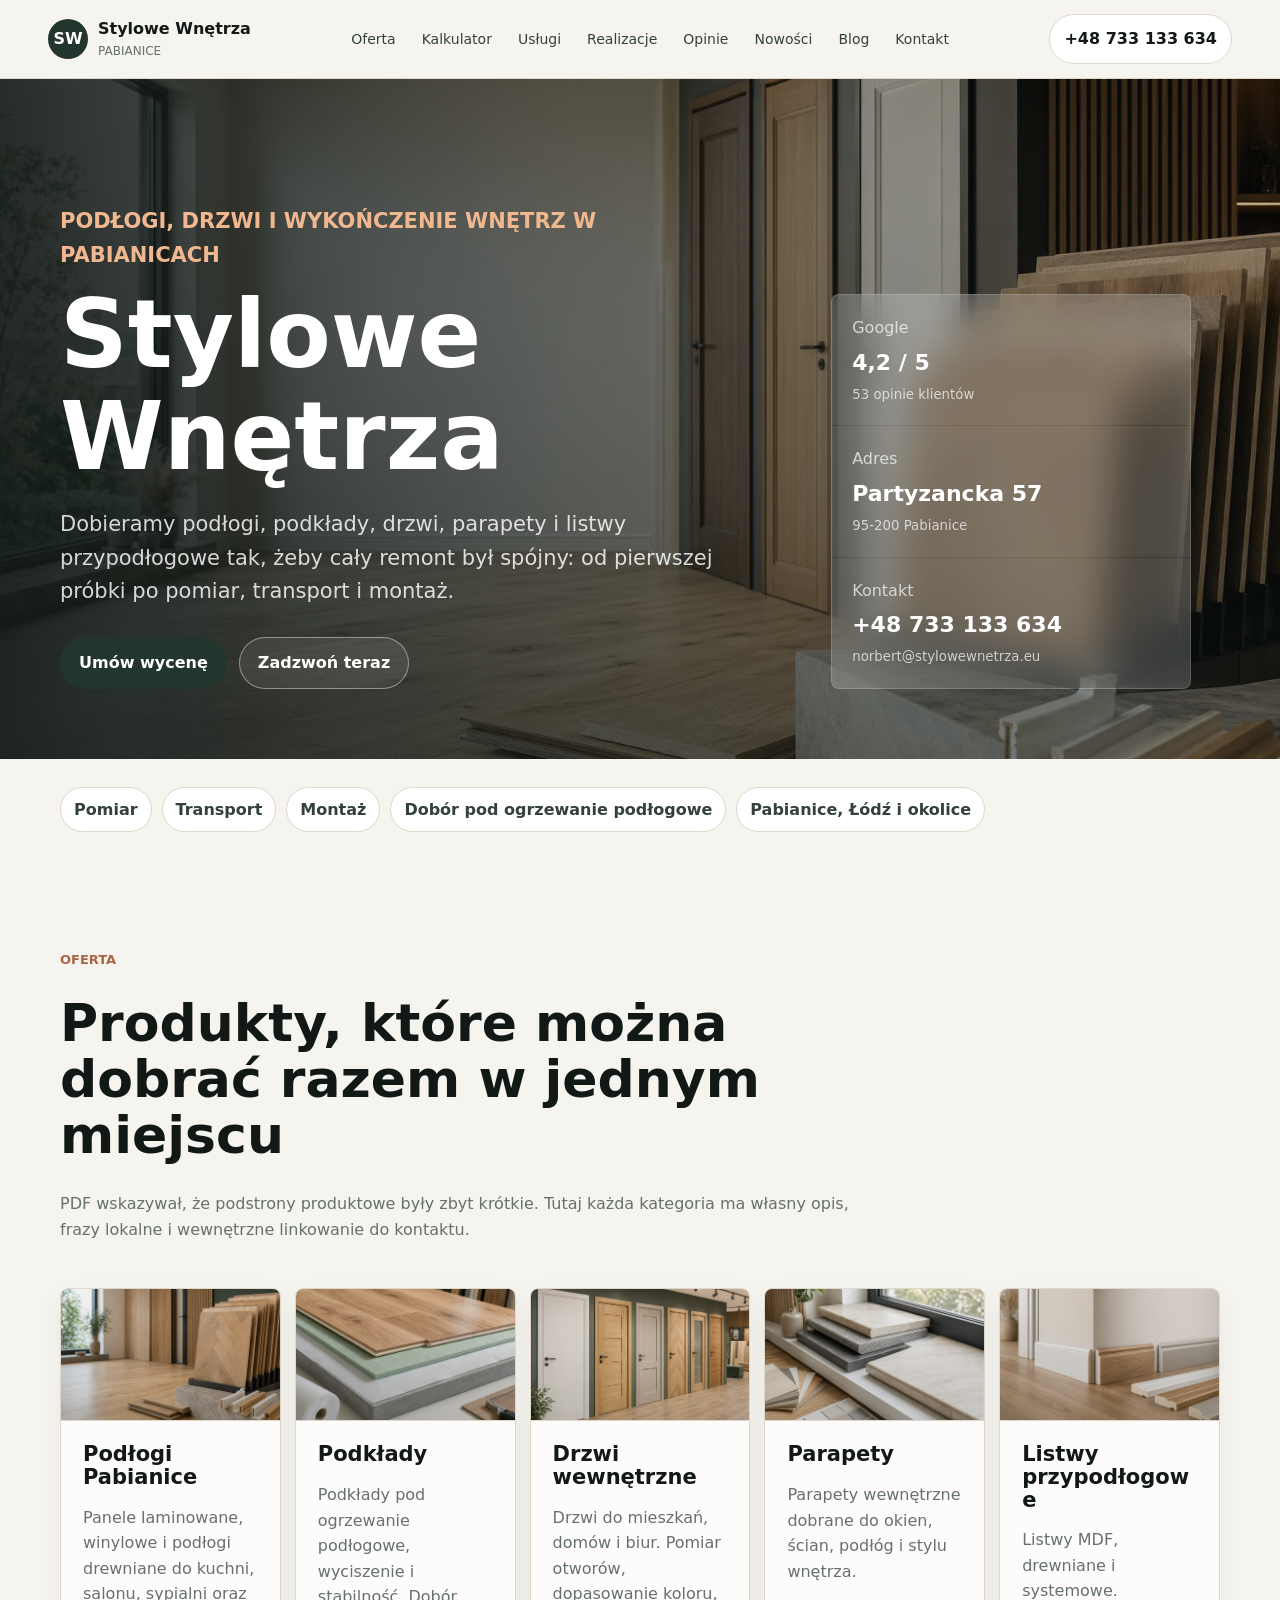
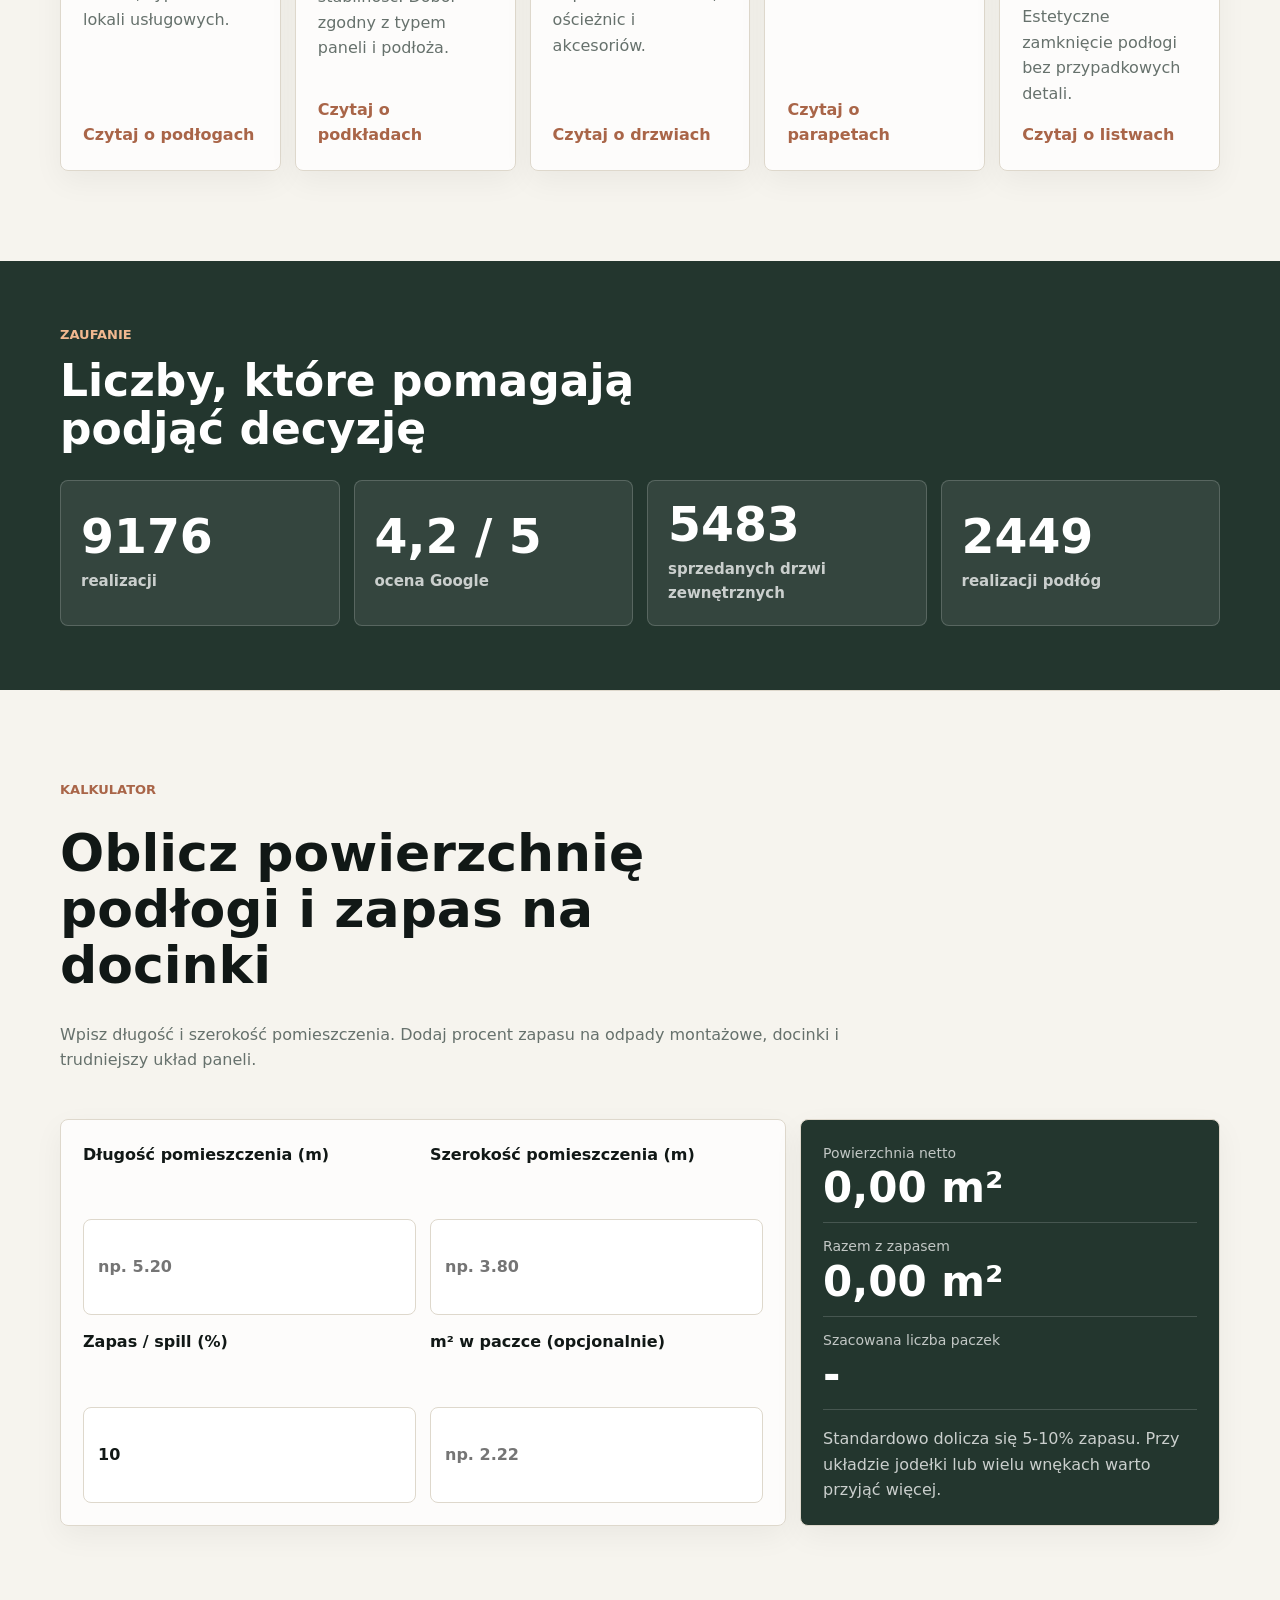
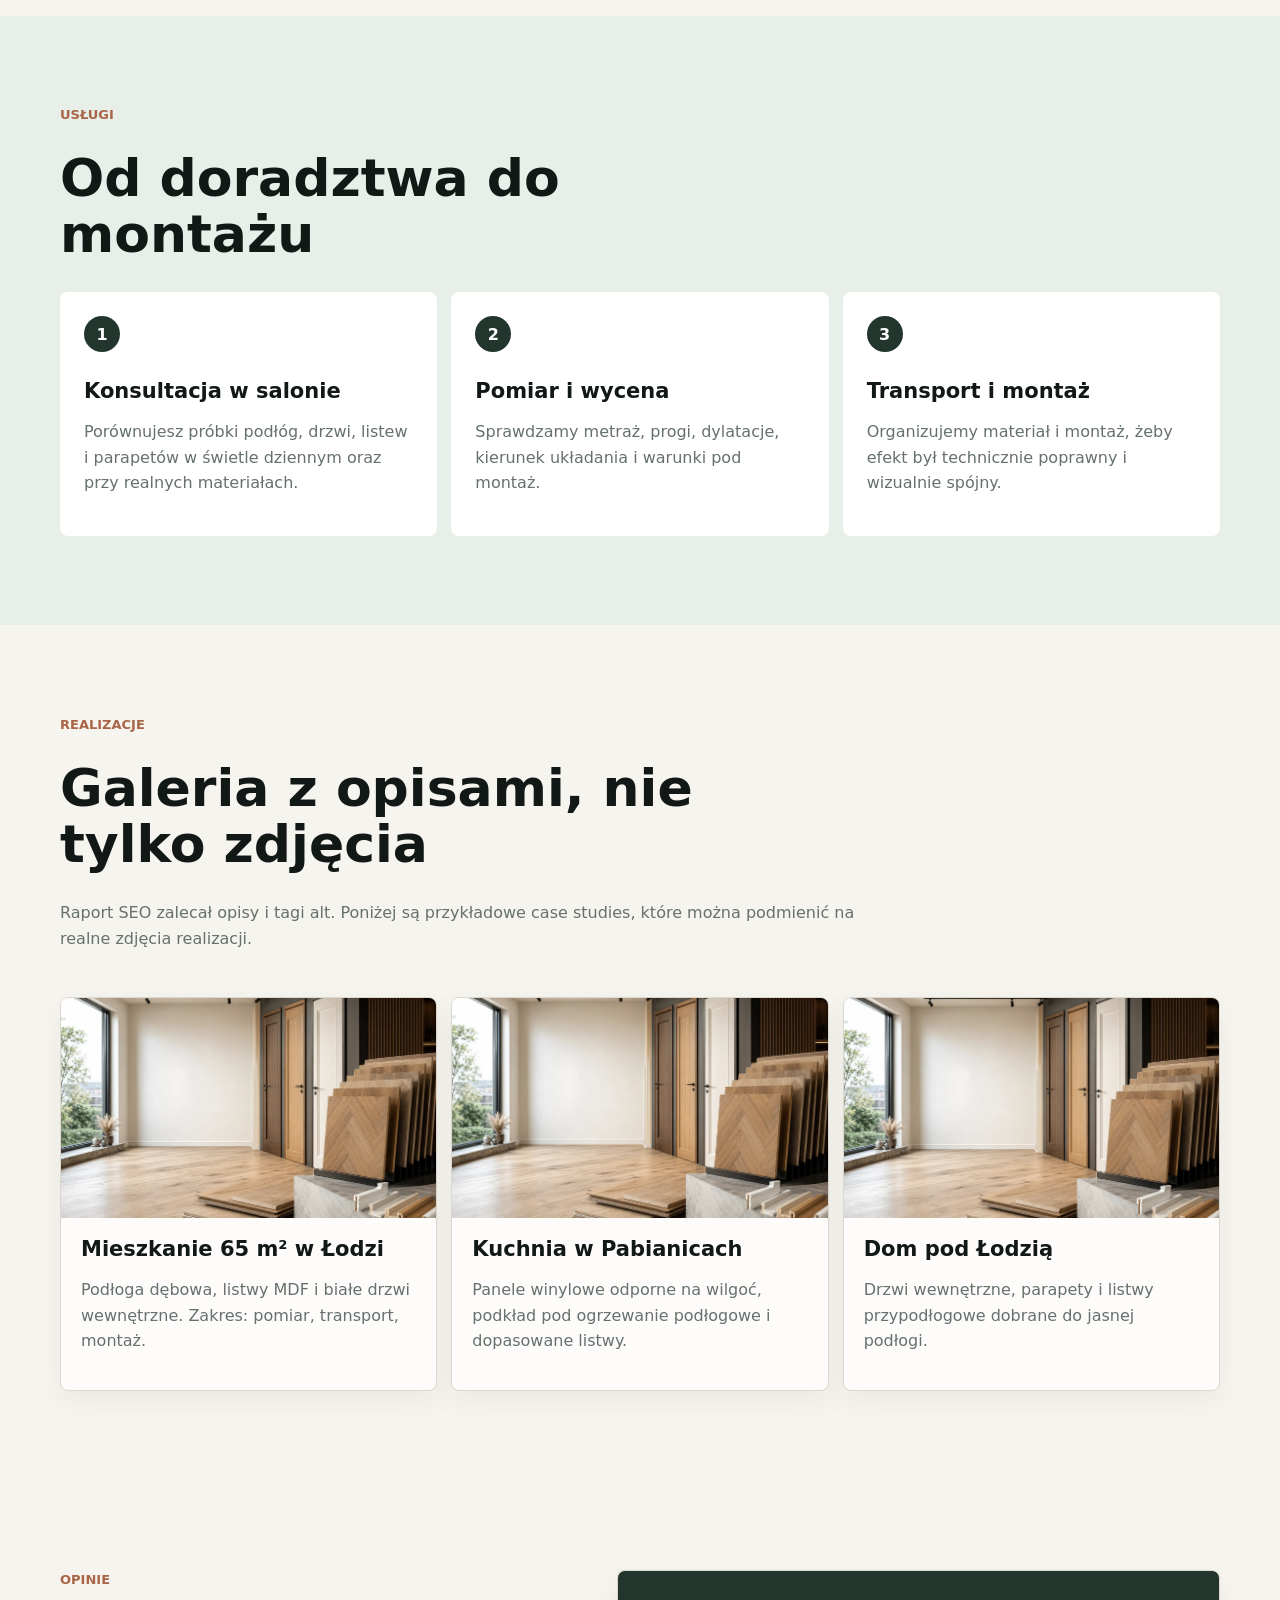
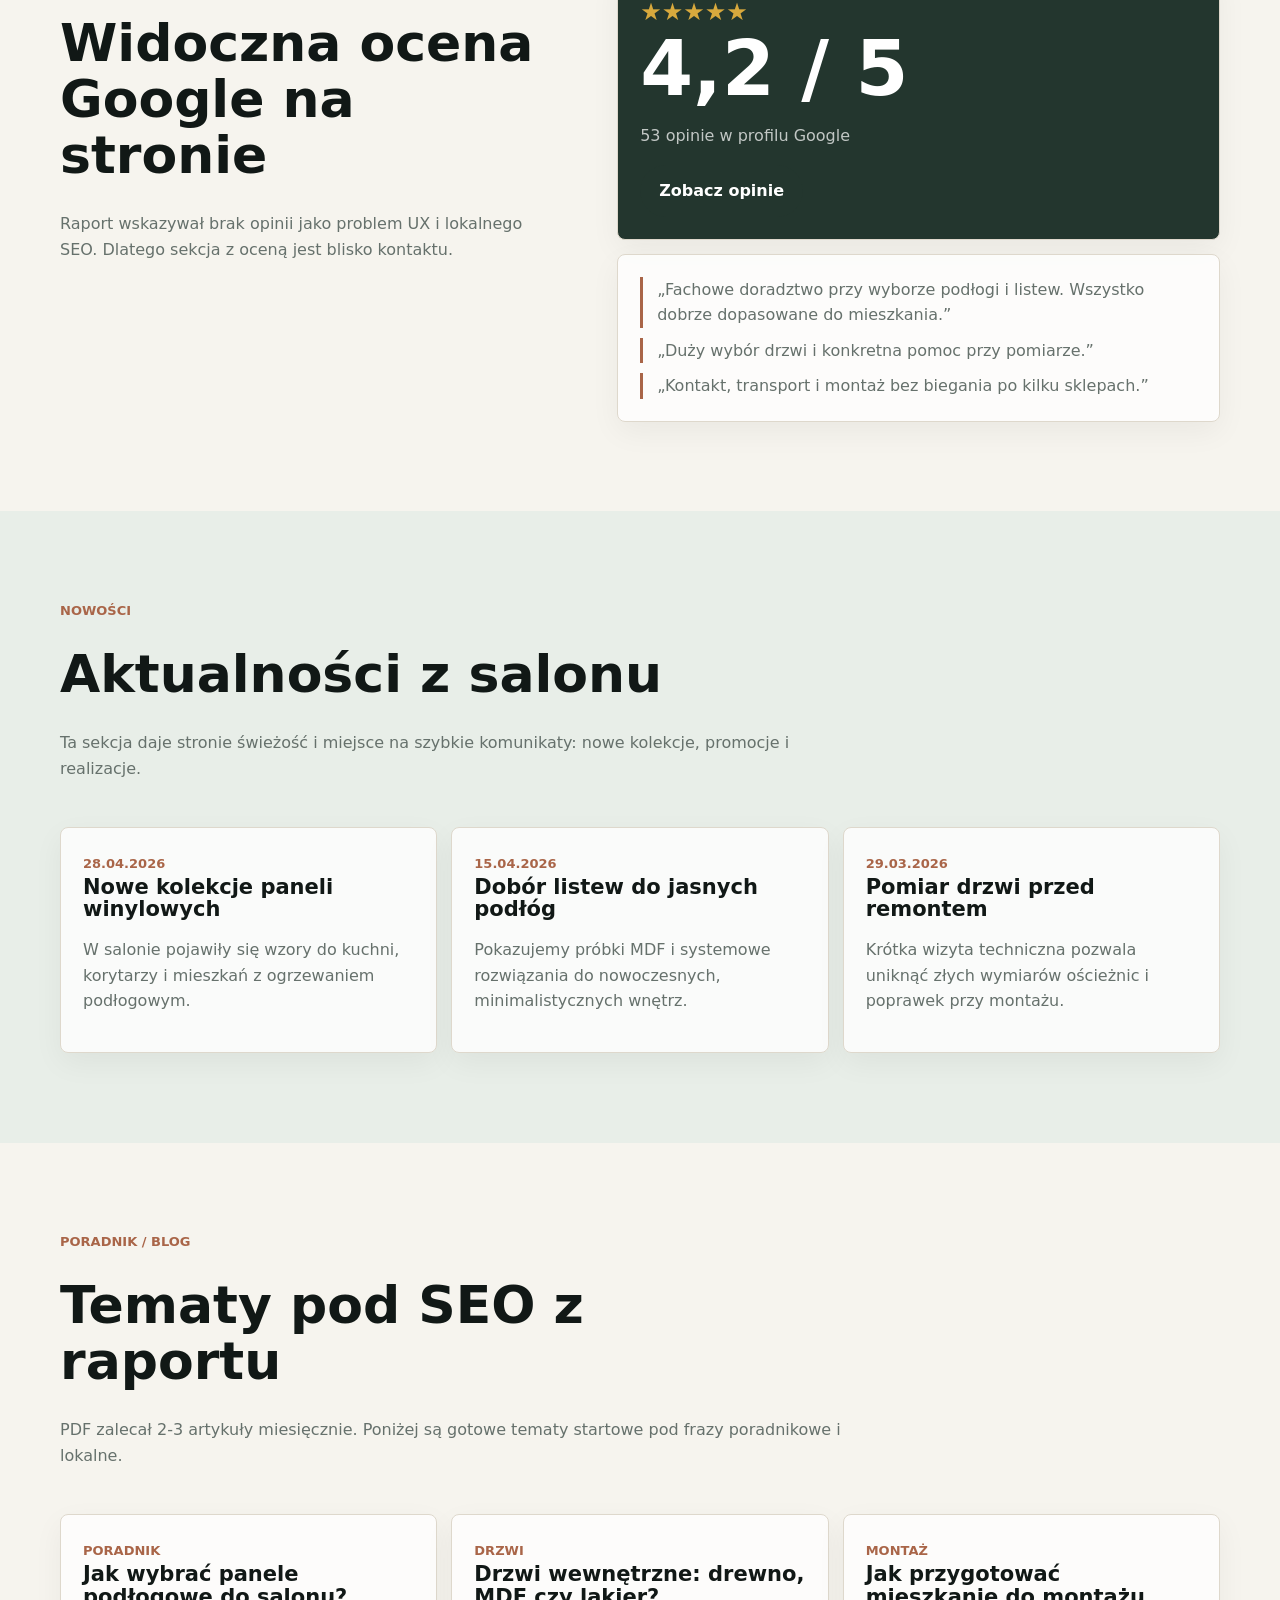
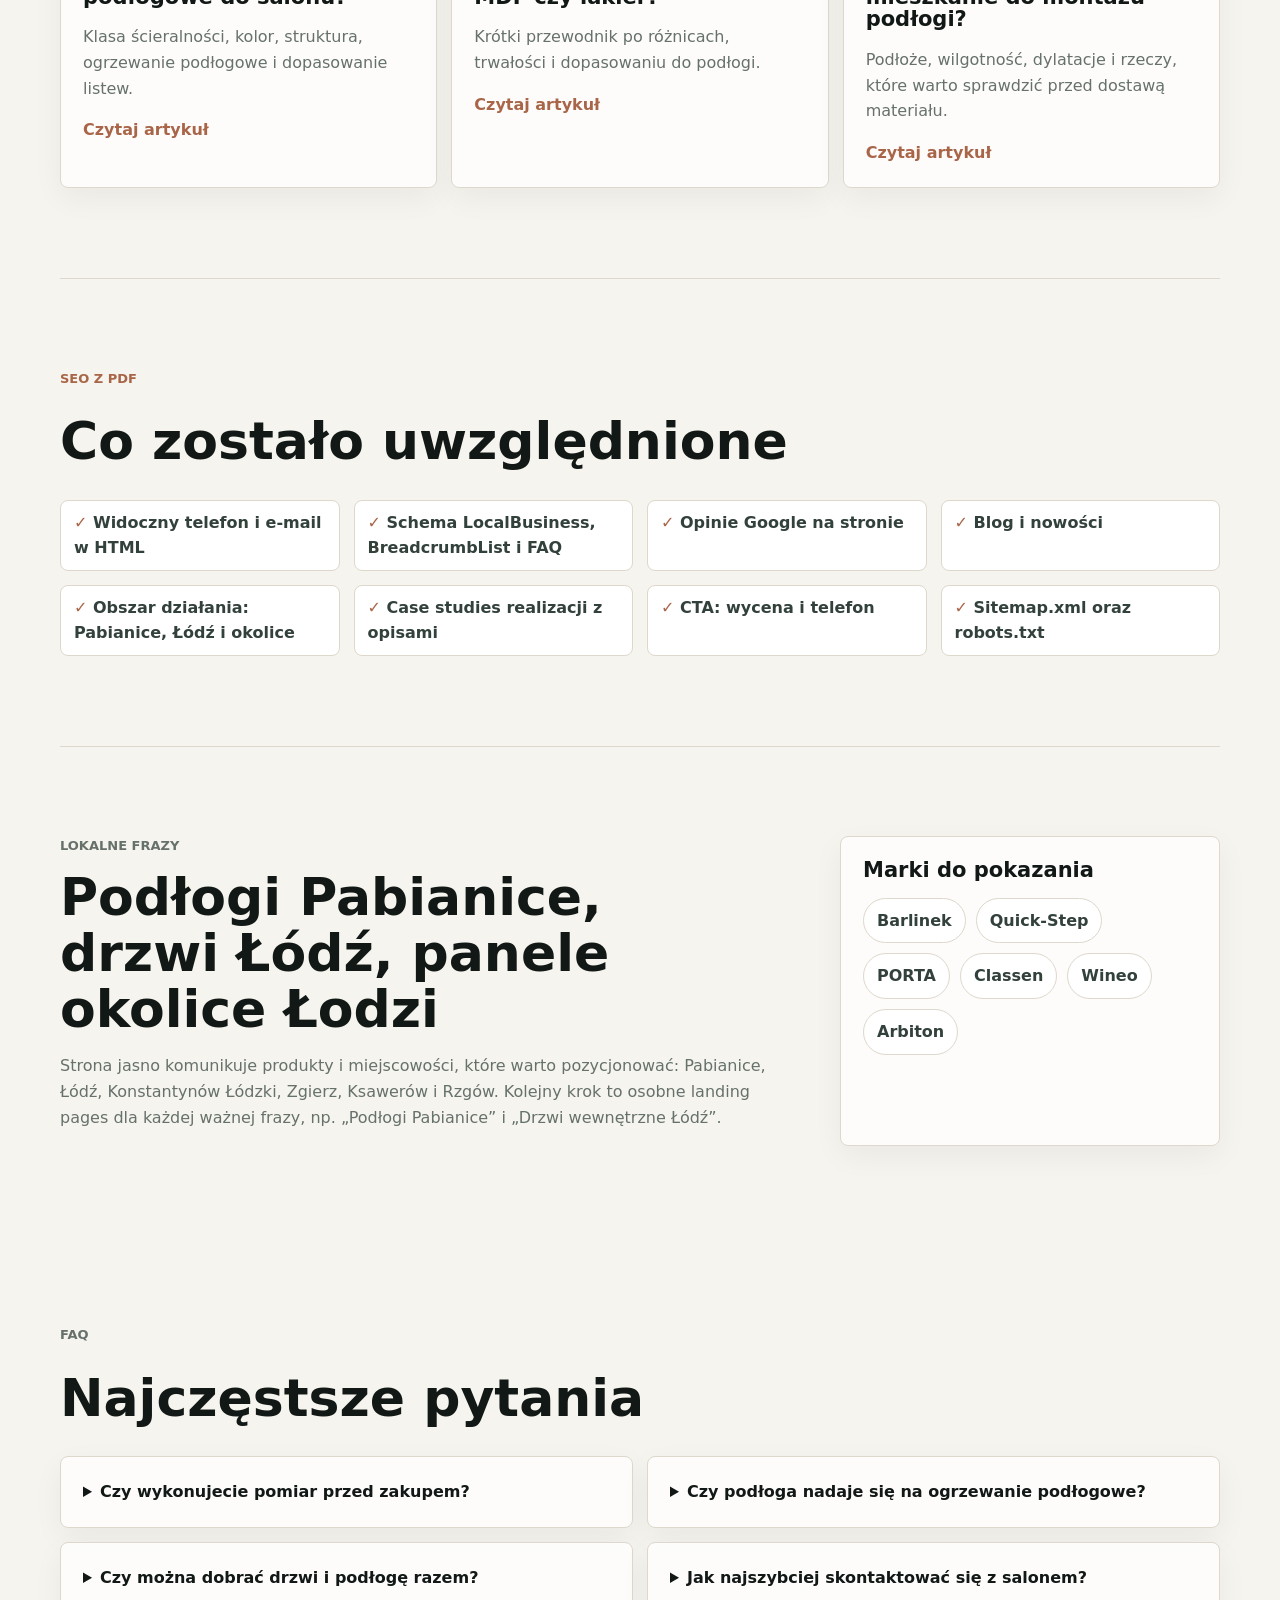
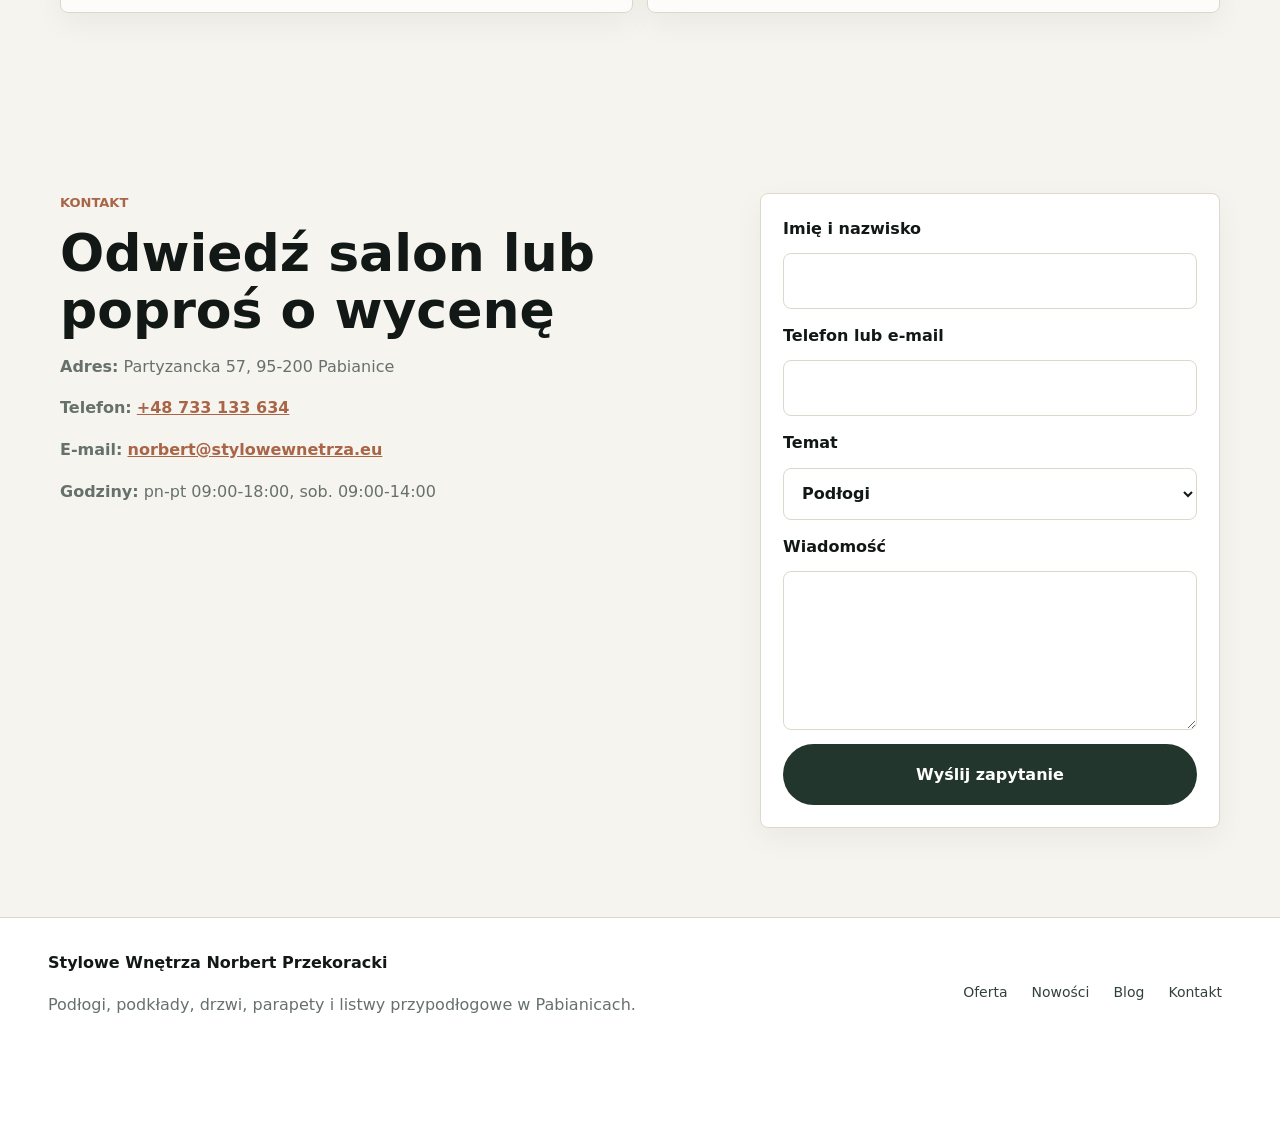
<file: index.html>
<!doctype html>
<html lang="pl">
  <head>
    <meta charset="utf-8" />
    <meta name="viewport" content="width=device-width, initial-scale=1" />
    <title>Stylowe Wnętrza Pabianice | Podłogi, drzwi, parapety i listwy</title>
    <meta
      name="description"
      content="Stylowe Wnętrza w Pabianicach: podłogi, podkłady, drzwi, parapety i listwy przypodłogowe. Pomiar, transport i montaż. Sprawdź opinie Google i umów wycenę."
    />
    <meta name="robots" content="index,follow" />
    <link rel="canonical" href="https://stylowewnetrza.eu/" />
    <meta property="og:title" content="Stylowe Wnętrza | Podłogi i drzwi Pabianice" />
    <meta
      property="og:description"
      content="Salon w Pabianicach: podłogi, podkłady, drzwi, parapety, listwy, pomiar, transport i montaż."
    />
    <meta property="og:type" content="website" />
    <meta property="og:url" content="https://stylowewnetrza.eu/" />
    <meta property="og:image" content="https://stylowewnetrza.eu/assets/showroom-hero.png" />
    <link rel="preload" href="assets/showroom-hero.webp" as="image" />
    <link rel="stylesheet" href="styles.css?v=20260429-3" />
    <script type="application/ld+json">
      {
        "@context": "https://schema.org",
        "@type": "LocalBusiness",
        "name": "Stylowe Wnętrza Norbert Przekoracki",
        "image": "https://stylowewnetrza.eu/assets/showroom-hero.png",
        "url": "https://stylowewnetrza.eu",
        "telephone": "+48733133634",
        "email": "norbert@stylowewnetrza.eu",
        "priceRange": "$$",
        "address": {
          "@type": "PostalAddress",
          "streetAddress": "Partyzancka 57",
          "addressLocality": "Pabianice",
          "postalCode": "95-200",
          "addressCountry": "PL"
        },
        "openingHoursSpecification": [
          {
            "@type": "OpeningHoursSpecification",
            "dayOfWeek": ["Monday", "Tuesday", "Wednesday", "Thursday", "Friday"],
            "opens": "09:00",
            "closes": "18:00"
          },
          {
            "@type": "OpeningHoursSpecification",
            "dayOfWeek": "Saturday",
            "opens": "09:00",
            "closes": "14:00"
          }
        ],
        "aggregateRating": {
          "@type": "AggregateRating",
          "ratingValue": "4.2",
          "reviewCount": "53"
        },
        "areaServed": ["Pabianice", "Łódź", "Konstantynów Łódzki", "Zgierz", "Ksawerów", "Rzgów"]
      }
    </script>
    <script type="application/ld+json">
      {
        "@context": "https://schema.org",
        "@type": "BreadcrumbList",
        "itemListElement": [
          {
            "@type": "ListItem",
            "position": 1,
            "name": "Strona główna",
            "item": "https://stylowewnetrza.eu/"
          },
          {
            "@type": "ListItem",
            "position": 2,
            "name": "Oferta",
            "item": "https://stylowewnetrza.eu/#oferta"
          }
        ]
      }
    </script>
    <script type="application/ld+json">
      {
        "@context": "https://schema.org",
        "@type": "FAQPage",
        "mainEntity": [
          {
            "@type": "Question",
            "name": "Czy salon wykonuje pomiar i montaż?",
            "acceptedAnswer": {
              "@type": "Answer",
              "text": "Tak. Stylowe Wnętrza pomaga w pomiarze, transporcie i montażu podłóg, drzwi, parapetów oraz listew."
            }
          },
          {
            "@type": "Question",
            "name": "Jakie produkty są w ofercie?",
            "acceptedAnswer": {
              "@type": "Answer",
              "text": "W ofercie są podłogi, podkłady, drzwi, parapety i listwy przypodłogowe."
            }
          },
          {
            "@type": "Question",
            "name": "Jaki obszar obsługuje firma?",
            "acceptedAnswer": {
              "@type": "Answer",
              "text": "Salon obsługuje Pabianice, Łódź, Konstantynów Łódzki, Zgierz, Ksawerów, Rzgów i okolice."
            }
          }
        ]
      }
    </script>
  </head>
  <body>
    <header class="site-header">
      <a class="brand" href="#top" aria-label="Stylowe Wnętrza">
        <span class="brand-mark">SW</span>
        <span>
          <strong>Stylowe Wnętrza</strong>
          <small>Pabianice</small>
        </span>
      </a>
      <nav class="main-nav" aria-label="Menu">
        <a href="#oferta">Oferta</a>
        <a href="#kalkulator">Kalkulator</a>
        <a href="#uslugi">Usługi</a>
        <a href="#realizacje">Realizacje</a>
        <a href="#opinie">Opinie</a>
        <a href="#nowosci">Nowości</a>
        <a href="#blog">Blog</a>
        <a href="#kontakt">Kontakt</a>
      </nav>
      <a class="header-call" href="tel:+48733133634">+48 733 133 634</a>
    </header>

    <main id="top">
      <section class="hero section-dark" aria-labelledby="hero-title">
        <div class="hero-bg" role="img" aria-label="Ekspozycja podłóg, drzwi i listew w salonie"></div>
        <div class="hero-inner">
          <div class="hero-copy">
            <p class="kicker">Podłogi, drzwi i wykończenie wnętrz w Pabianicach</p>
            <h1 id="hero-title">Stylowe Wnętrza</h1>
            <p>
              Dobieramy podłogi, podkłady, drzwi, parapety i listwy przypodłogowe tak, żeby cały remont był spójny:
              od pierwszej próbki po pomiar, transport i montaż.
            </p>
            <div class="hero-actions">
              <a class="btn primary" href="#kontakt">Umów wycenę</a>
              <a class="btn ghost" href="tel:+48733133634">Zadzwoń teraz</a>
            </div>
          </div>
          <aside class="hero-card" aria-label="Najważniejsze informacje">
            <div>
              <span>Google</span>
              <strong>4,2 / 5</strong>
              <small>53 opinie klientów</small>
            </div>
            <div>
              <span>Adres</span>
              <strong>Partyzancka 57</strong>
              <small>95-200 Pabianice</small>
            </div>
            <div>
              <span>Kontakt</span>
              <strong>+48 733 133 634</strong>
              <small>norbert@stylowewnetrza.eu</small>
            </div>
          </aside>
        </div>
      </section>

      <section class="section compact" aria-label="Najważniejsze przewagi">
        <div class="feature-line">
          <span>Pomiar</span>
          <span>Transport</span>
          <span>Montaż</span>
          <span>Dobór pod ogrzewanie podłogowe</span>
          <span>Pabianice, Łódź i okolice</span>
        </div>
      </section>

      <section id="oferta" class="section" aria-labelledby="offer-title">
        <div class="section-head">
          <p class="kicker">Oferta</p>
          <h2 id="offer-title">Produkty, które można dobrać razem w jednym miejscu</h2>
          <p>
            PDF wskazywał, że podstrony produktowe były zbyt krótkie. Tutaj każda kategoria ma własny opis,
            frazy lokalne i wewnętrzne linkowanie do kontaktu.
          </p>
        </div>
        <div class="cards product-grid">
          <article class="card">
            <div class="card-visual visual-floor" role="img" aria-label="Próbki podłóg drewnianych i paneli"></div>
            <h3>Podłogi Pabianice</h3>
            <p>Panele laminowane, winylowe i podłogi drewniane do kuchni, salonu, sypialni oraz lokali usługowych.</p>
            <a href="oferta/podlogi.html">Czytaj o podłogach</a>
          </article>
          <article class="card">
            <div class="card-visual visual-underlay" role="img" aria-label="Warstwy podłogi i podkład pod panele"></div>
            <h3>Podkłady</h3>
            <p>Podkłady pod ogrzewanie podłogowe, wyciszenie i stabilność. Dobór zgodny z typem paneli i podłoża.</p>
            <a href="oferta/podklady.html">Czytaj o podkładach</a>
          </article>
          <article class="card">
            <div class="card-visual visual-door" role="img" aria-label="Drzwi wewnętrzne w ekspozycji salonu"></div>
            <h3>Drzwi wewnętrzne</h3>
            <p>Drzwi do mieszkań, domów i biur. Pomiar otworów, dopasowanie koloru, ościeżnic i akcesoriów.</p>
            <a href="oferta/drzwi.html">Czytaj o drzwiach</a>
          </article>
          <article class="card">
            <div class="card-visual visual-sill" role="img" aria-label="Parapet wewnętrzny dopasowany do podłogi"></div>
            <h3>Parapety</h3>
            <p>Parapety wewnętrzne dobrane do okien, ścian, podłóg i stylu wnętrza.</p>
            <a href="oferta/parapety.html">Czytaj o parapetach</a>
          </article>
          <article class="card">
            <div class="card-visual visual-skirting" role="img" aria-label="Listwy przypodłogowe przy ekspozycji podłóg"></div>
            <h3>Listwy przypodłogowe</h3>
            <p>Listwy MDF, drewniane i systemowe. Estetyczne zamknięcie podłogi bez przypadkowych detali.</p>
            <a href="oferta/listwy.html">Czytaj o listwach</a>
          </article>
        </div>
      </section>

      <section class="proof-band" aria-label="Liczby i zaufanie">
        <div class="section proof-inner">
          <div class="proof-copy">
            <p class="kicker">Zaufanie</p>
            <h2>Liczby, które pomagają podjąć decyzję</h2>
          </div>
          <div class="proof-stats">
            <article>
              <strong>9176</strong>
              <span>realizacji</span>
            </article>
            <article>
              <strong>4,2 / 5</strong>
              <span>ocena Google</span>
            </article>
            <article>
              <strong>5483</strong>
              <span>sprzedanych drzwi zewnętrznych</span>
            </article>
            <article>
              <strong>2449</strong>
              <span>realizacji podłóg</span>
            </article>
          </div>
        </div>
      </section>

      <section id="kalkulator" class="section calculator-section" aria-labelledby="calculator-title">
        <div class="section-head">
          <p class="kicker">Kalkulator</p>
          <h2 id="calculator-title">Oblicz powierzchnię podłogi i zapas na docinki</h2>
          <p>
            Wpisz długość i szerokość pomieszczenia. Dodaj procent zapasu na odpady montażowe,
            docinki i trudniejszy układ paneli.
          </p>
        </div>
        <div class="calculator">
          <form class="calculator-form" aria-label="Kalkulator powierzchni podłogi">
            <label>
              Długość pomieszczenia (m)
              <input id="floor-length" type="number" min="0" step="0.01" inputmode="decimal" placeholder="np. 5.20" oninput="window.calculateFloor?.()" onchange="window.calculateFloor?.()" />
            </label>
            <label>
              Szerokość pomieszczenia (m)
              <input id="floor-width" type="number" min="0" step="0.01" inputmode="decimal" placeholder="np. 3.80" oninput="window.calculateFloor?.()" onchange="window.calculateFloor?.()" />
            </label>
            <label>
              Zapas / spill (%)
              <input id="floor-waste" type="number" min="0" max="30" step="1" inputmode="numeric" value="10" oninput="window.calculateFloor?.()" onchange="window.calculateFloor?.()" />
            </label>
            <label>
              m² w paczce (opcjonalnie)
              <input id="floor-pack" type="number" min="0" step="0.01" inputmode="decimal" placeholder="np. 2.22" oninput="window.calculateFloor?.()" onchange="window.calculateFloor?.()" />
            </label>
          </form>
          <div class="calculator-results" aria-live="polite">
            <div>
              <span>Powierzchnia netto</span>
              <strong id="result-area">0,00 m²</strong>
            </div>
            <div>
              <span>Razem z zapasem</span>
              <strong id="result-total">0,00 m²</strong>
            </div>
            <div>
              <span>Szacowana liczba paczek</span>
              <strong id="result-packs">-</strong>
            </div>
            <p id="calculator-note">Standardowo dolicza się 5-10% zapasu. Przy układzie jodełki lub wielu wnękach warto przyjąć więcej.</p>
          </div>
        </div>
      </section>

      <section id="uslugi" class="section soft" aria-labelledby="services-title">
        <div class="section-head">
          <p class="kicker">Usługi</p>
          <h2 id="services-title">Od doradztwa do montażu</h2>
        </div>
        <div class="timeline">
          <article>
            <span>1</span>
            <h3>Konsultacja w salonie</h3>
            <p>Porównujesz próbki podłóg, drzwi, listew i parapetów w świetle dziennym oraz przy realnych materiałach.</p>
          </article>
          <article>
            <span>2</span>
            <h3>Pomiar i wycena</h3>
            <p>Sprawdzamy metraż, progi, dylatacje, kierunek układania i warunki pod montaż.</p>
          </article>
          <article>
            <span>3</span>
            <h3>Transport i montaż</h3>
            <p>Organizujemy materiał i montaż, żeby efekt był technicznie poprawny i wizualnie spójny.</p>
          </article>
        </div>
      </section>

      <section id="realizacje" class="section" aria-labelledby="projects-title">
        <div class="section-head">
          <p class="kicker">Realizacje</p>
          <h2 id="projects-title">Galeria z opisami, nie tylko zdjęcia</h2>
          <p>
            Raport SEO zalecał opisy i tagi alt. Poniżej są przykładowe case studies, które można podmienić na realne zdjęcia realizacji.
          </p>
        </div>
        <div class="projects">
          <article class="project-card">
            <div class="project-photo photo-one" role="img" aria-label="Podłoga drewniana w mieszkaniu w Łodzi"></div>
            <div>
              <h3>Mieszkanie 65 m² w Łodzi</h3>
              <p>Podłoga dębowa, listwy MDF i białe drzwi wewnętrzne. Zakres: pomiar, transport, montaż.</p>
            </div>
          </article>
          <article class="project-card">
            <div class="project-photo photo-two" role="img" aria-label="Panele winylowe w kuchni w Pabianicach"></div>
            <div>
              <h3>Kuchnia w Pabianicach</h3>
              <p>Panele winylowe odporne na wilgoć, podkład pod ogrzewanie podłogowe i dopasowane listwy.</p>
            </div>
          </article>
          <article class="project-card">
            <div class="project-photo photo-three" role="img" aria-label="Drzwi wewnętrzne i listwy w domu pod Łodzią"></div>
            <div>
              <h3>Dom pod Łodzią</h3>
              <p>Drzwi wewnętrzne, parapety i listwy przypodłogowe dobrane do jasnej podłogi.</p>
            </div>
          </article>
        </div>
      </section>

      <section id="opinie" class="section reviews" aria-labelledby="reviews-title">
        <div class="section-head">
          <p class="kicker">Opinie</p>
          <h2 id="reviews-title">Widoczna ocena Google na stronie</h2>
          <p>Raport wskazywał brak opinii jako problem UX i lokalnego SEO. Dlatego sekcja z oceną jest blisko kontaktu.</p>
        </div>
        <div class="review-layout">
          <div class="rating-card">
            <span class="stars">★★★★★</span>
            <strong>4,2 / 5</strong>
            <p>53 opinie w profilu Google</p>
            <a class="btn primary" href="https://www.google.com/search?q=Stylowe+Wn%C4%99trza+Pabianice+opinie" target="_blank" rel="noopener">
              Zobacz opinie
            </a>
          </div>
          <div class="review-list">
            <blockquote>„Fachowe doradztwo przy wyborze podłogi i listew. Wszystko dobrze dopasowane do mieszkania.”</blockquote>
            <blockquote>„Duży wybór drzwi i konkretna pomoc przy pomiarze.”</blockquote>
            <blockquote>„Kontakt, transport i montaż bez biegania po kilku sklepach.”</blockquote>
          </div>
        </div>
      </section>

      <section id="nowosci" class="section soft" aria-labelledby="news-title">
        <div class="section-head">
          <p class="kicker">Nowości</p>
          <h2 id="news-title">Aktualności z salonu</h2>
          <p>Ta sekcja daje stronie świeżość i miejsce na szybkie komunikaty: nowe kolekcje, promocje i realizacje.</p>
        </div>
        <div class="news-grid">
          <article>
            <time datetime="2026-04-28">28.04.2026</time>
            <h3>Nowe kolekcje paneli winylowych</h3>
            <p>W salonie pojawiły się wzory do kuchni, korytarzy i mieszkań z ogrzewaniem podłogowym.</p>
          </article>
          <article>
            <time datetime="2026-04-15">15.04.2026</time>
            <h3>Dobór listew do jasnych podłóg</h3>
            <p>Pokazujemy próbki MDF i systemowe rozwiązania do nowoczesnych, minimalistycznych wnętrz.</p>
          </article>
          <article>
            <time datetime="2026-03-29">29.03.2026</time>
            <h3>Pomiar drzwi przed remontem</h3>
            <p>Krótka wizyta techniczna pozwala uniknąć złych wymiarów ościeżnic i poprawek przy montażu.</p>
          </article>
        </div>
      </section>

      <section id="blog" class="section" aria-labelledby="blog-title">
        <div class="section-head">
          <p class="kicker">Poradnik / Blog</p>
          <h2 id="blog-title">Tematy pod SEO z raportu</h2>
          <p>PDF zalecał 2-3 artykuły miesięcznie. Poniżej są gotowe tematy startowe pod frazy poradnikowe i lokalne.</p>
        </div>
        <div class="blog-grid">
          <article class="blog-card">
            <span>Poradnik</span>
            <h3>Jak wybrać panele podłogowe do salonu?</h3>
            <p>Klasa ścieralności, kolor, struktura, ogrzewanie podłogowe i dopasowanie listew.</p>
            <a href="blog/jak-wybrac-panele-do-salonu.html">Czytaj artykuł</a>
          </article>
          <article class="blog-card">
            <span>Drzwi</span>
            <h3>Drzwi wewnętrzne: drewno, MDF czy lakier?</h3>
            <p>Krótki przewodnik po różnicach, trwałości i dopasowaniu do podłogi.</p>
            <a href="blog/drzwi-wewnetrzne-drewno-mdf-lakier.html">Czytaj artykuł</a>
          </article>
          <article class="blog-card">
            <span>Montaż</span>
            <h3>Jak przygotować mieszkanie do montażu podłogi?</h3>
            <p>Podłoże, wilgotność, dylatacje i rzeczy, które warto sprawdzić przed dostawą materiału.</p>
            <a href="blog/przygotowanie-do-montazu-podlogi.html">Czytaj artykuł</a>
          </article>
        </div>
      </section>

      <section class="section seo-plan" aria-labelledby="seo-plan-title">
        <div class="section-head">
          <p class="kicker">SEO z PDF</p>
          <h2 id="seo-plan-title">Co zostało uwzględnione</h2>
        </div>
        <div class="check-grid">
          <span>Widoczny telefon i e-mail w HTML</span>
          <span>Schema LocalBusiness, BreadcrumbList i FAQ</span>
          <span>Opinie Google na stronie</span>
          <span>Blog i nowości</span>
          <span>Obszar działania: Pabianice, Łódź i okolice</span>
          <span>Case studies realizacji z opisami</span>
          <span>CTA: wycena i telefon</span>
          <span>Sitemap.xml oraz robots.txt</span>
        </div>
      </section>

      <section class="section local-seo" aria-labelledby="local-title">
        <div>
          <p class="kicker">Lokalne frazy</p>
          <h2 id="local-title">Podłogi Pabianice, drzwi Łódź, panele okolice Łodzi</h2>
          <p>
            Strona jasno komunikuje produkty i miejscowości, które warto pozycjonować: Pabianice, Łódź,
            Konstantynów Łódzki, Zgierz, Ksawerów i Rzgów. Kolejny krok to osobne landing pages dla każdej
            ważnej frazy, np. „Podłogi Pabianice” i „Drzwi wewnętrzne Łódź”.
          </p>
        </div>
        <aside>
          <h3>Marki do pokazania</h3>
          <div class="brand-list">
            <span>Barlinek</span>
            <span>Quick-Step</span>
            <span>PORTA</span>
            <span>Classen</span>
            <span>Wineo</span>
            <span>Arbiton</span>
          </div>
        </aside>
      </section>

      <section class="section faq" aria-labelledby="faq-title">
        <div class="section-head">
          <p class="kicker">FAQ</p>
          <h2 id="faq-title">Najczęstsze pytania</h2>
        </div>
        <div class="faq-grid">
          <details>
            <summary>Czy wykonujecie pomiar przed zakupem?</summary>
            <p>Tak. Pomiar pozwala dobrze wyliczyć materiał, listwy, podkład i akcesoria.</p>
          </details>
          <details>
            <summary>Czy podłoga nadaje się na ogrzewanie podłogowe?</summary>
            <p>Tak, ale trzeba dobrać właściwy produkt i podkład o odpowiednim oporze cieplnym.</p>
          </details>
          <details>
            <summary>Czy można dobrać drzwi i podłogę razem?</summary>
            <p>Tak. To najlepszy sposób, żeby kolor, struktura i listwy pasowały do całego wnętrza.</p>
          </details>
          <details>
            <summary>Jak najszybciej skontaktować się z salonem?</summary>
            <p>Zadzwoń pod +48 733 133 634 albo napisz na norbert@stylowewnetrza.eu.</p>
          </details>
        </div>
      </section>

      <section id="kontakt" class="section contact" aria-labelledby="contact-title">
        <div>
          <p class="kicker">Kontakt</p>
          <h2 id="contact-title">Odwiedź salon lub poproś o wycenę</h2>
          <div class="contact-list">
            <p><strong>Adres:</strong> Partyzancka 57, 95-200 Pabianice</p>
            <p><strong>Telefon:</strong> <a href="tel:+48733133634">+48 733 133 634</a></p>
            <p><strong>E-mail:</strong> <a href="mailto:norbert@stylowewnetrza.eu">norbert@stylowewnetrza.eu</a></p>
            <p><strong>Godziny:</strong> pn-pt 09:00-18:00, sob. 09:00-14:00</p>
          </div>
          <iframe
            title="Mapa dojazdu do Stylowe Wnętrza w Pabianicach"
            loading="lazy"
            referrerpolicy="no-referrer-when-downgrade"
            src="https://www.google.com/maps?q=Partyzancka%2057%2C%2095-200%20Pabianice&output=embed"
          ></iframe>
        </div>
        <form class="contact-form" action="mailto:norbert@stylowewnetrza.eu" method="post" enctype="text/plain">
          <label>
            Imię i nazwisko
            <input name="name" autocomplete="name" required />
          </label>
          <label>
            Telefon lub e-mail
            <input name="contact" autocomplete="tel email" required />
          </label>
          <label>
            Temat
            <select name="topic">
              <option>Podłogi</option>
              <option>Podkłady</option>
              <option>Drzwi</option>
              <option>Parapety</option>
              <option>Listwy przypodłogowe</option>
              <option>Pomiar i montaż</option>
            </select>
          </label>
          <label>
            Wiadomość
            <textarea name="message" rows="5" required></textarea>
          </label>
          <button class="btn primary" type="submit">Wyślij zapytanie</button>
        </form>
      </section>
    </main>

    <footer class="site-footer">
      <div>
        <strong>Stylowe Wnętrza Norbert Przekoracki</strong>
        <p>Podłogi, podkłady, drzwi, parapety i listwy przypodłogowe w Pabianicach.</p>
      </div>
      <nav aria-label="Menu w stopce">
        <a href="#oferta">Oferta</a>
        <a href="#nowosci">Nowości</a>
        <a href="#blog">Blog</a>
        <a href="#kontakt">Kontakt</a>
      </nav>
    </footer>

    <a class="mobile-call" href="tel:+48733133634">Zadzwoń: +48 733 133 634</a>
    <script src="script.js?v=20260429-3"></script>
  </body>
</html>
</file>
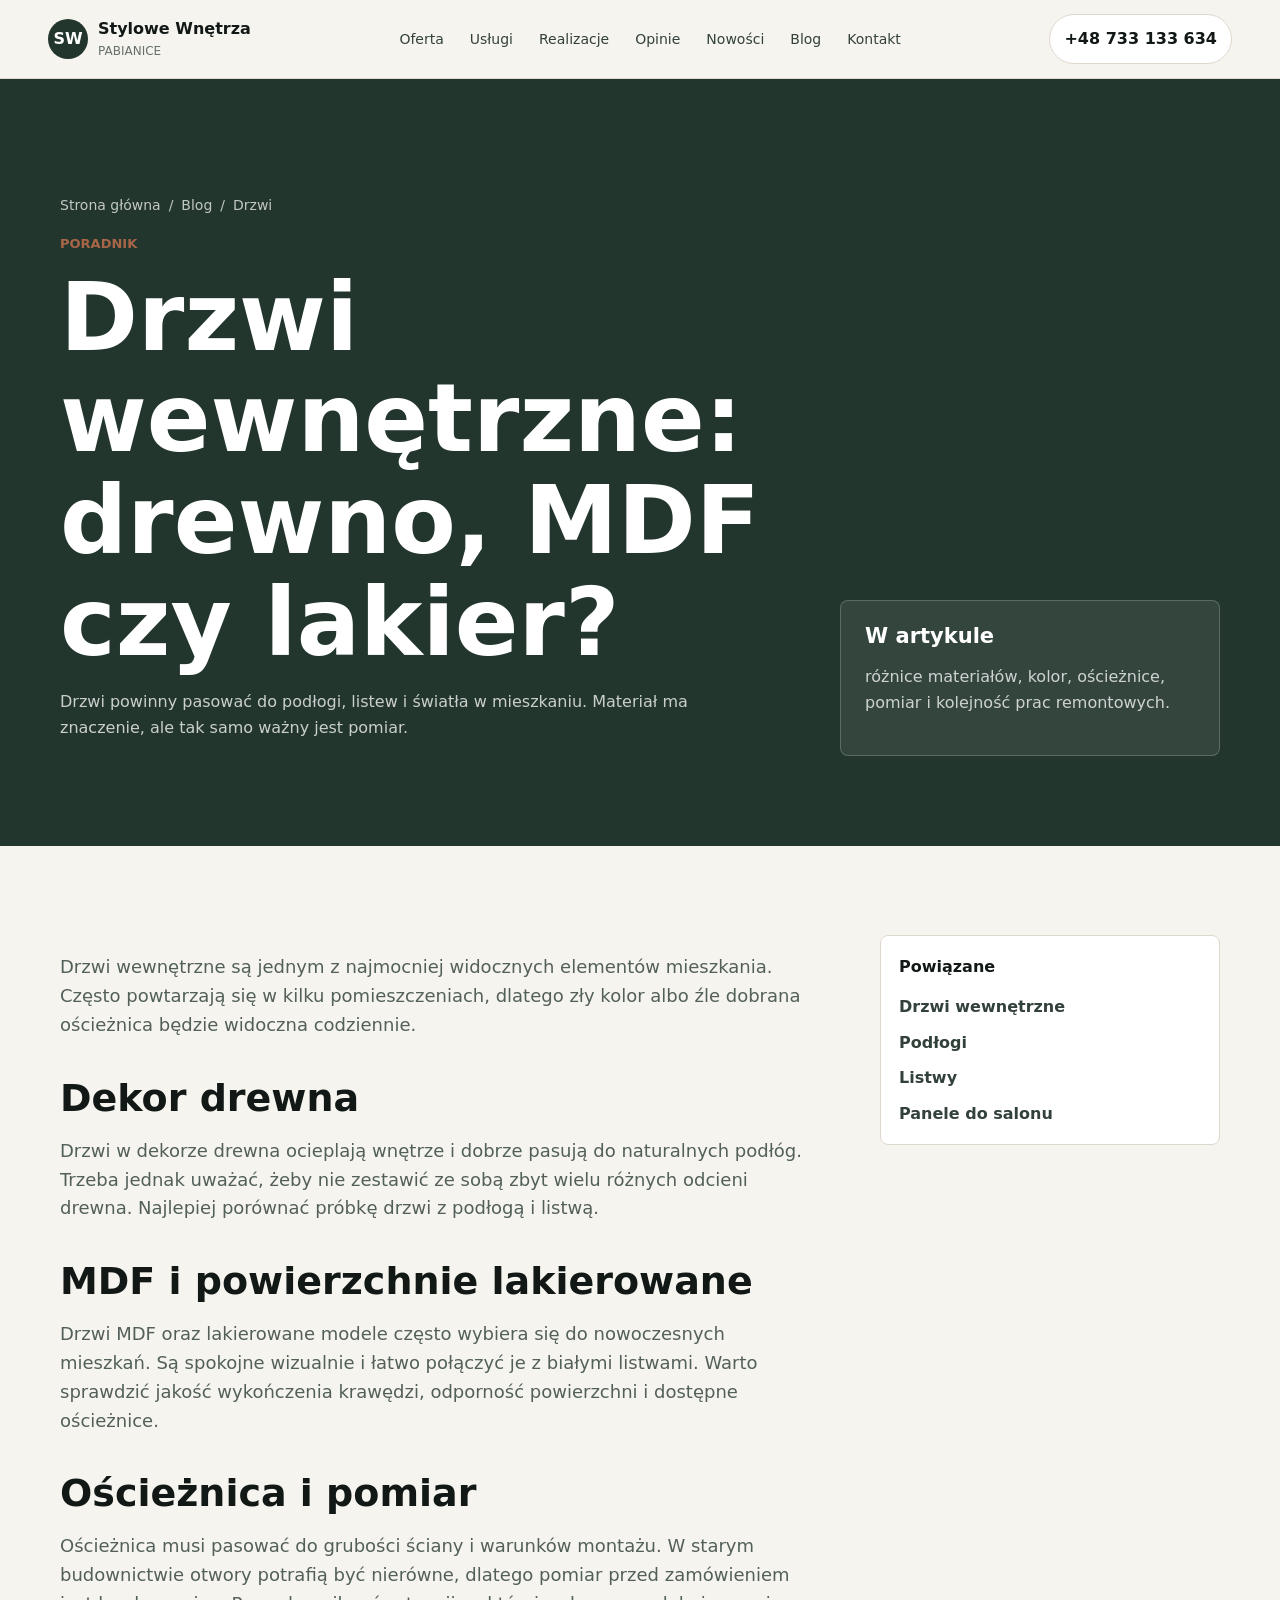
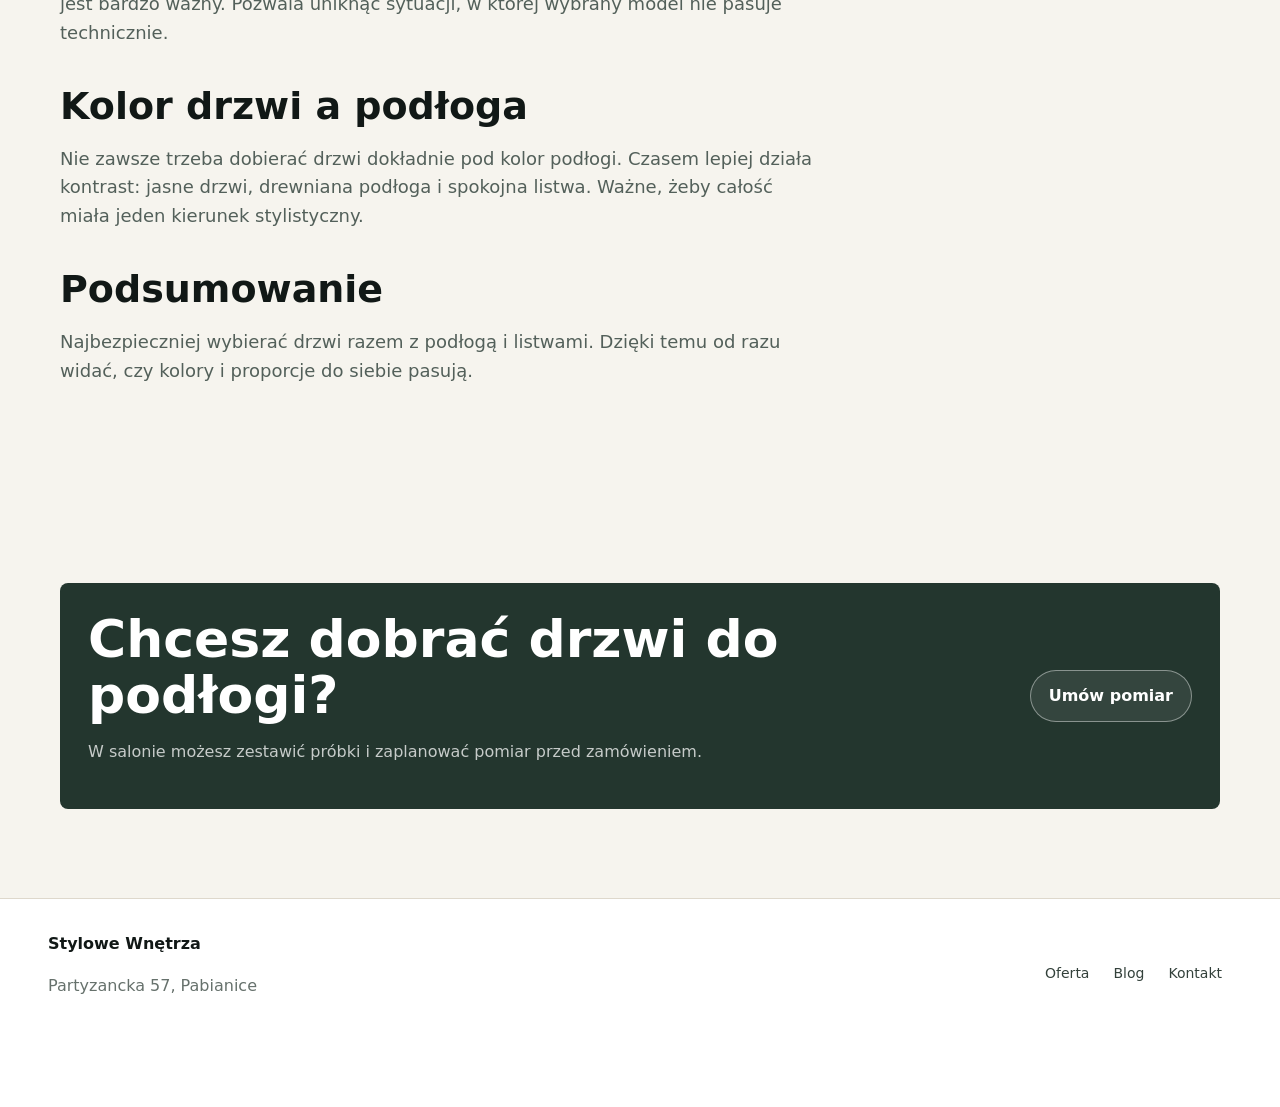
<file: blog/drzwi-wewnetrzne-drewno-mdf-lakier.html>
<!doctype html>
<html lang="pl">
  <head>
    <meta charset="utf-8" /><meta name="viewport" content="width=device-width, initial-scale=1" />
    <title>Drzwi wewnętrzne: drewno, MDF czy lakier? | Stylowe Wnętrza</title>
    <meta name="description" content="Jak wybrać drzwi wewnętrzne: drewno, MDF, lakier, kolor, ościeżnice i dopasowanie do podłogi." />
    <link rel="canonical" href="https://stylowewnetrza.eu/blog/drzwi-wewnetrzne-drewno-mdf-lakier.html" /><link rel="stylesheet" href="../styles.css?v=20260429-3" />
  </head>
  <body>
    <header class="site-header"><a class="brand" href="../index.html#top"><span class="brand-mark">SW</span><span><strong>Stylowe Wnętrza</strong><small>Pabianice</small></span></a><nav class="main-nav" aria-label="Menu"><a href="../index.html#oferta">Oferta</a><a href="../index.html#uslugi">Usługi</a><a href="../index.html#realizacje">Realizacje</a><a href="../index.html#opinie">Opinie</a><a href="../index.html#nowosci">Nowości</a><a href="../index.html#blog">Blog</a><a href="../index.html#kontakt">Kontakt</a></nav><a class="header-call" href="tel:+48733133634">+48 733 133 634</a></header>
    <main>
      <section class="subpage-hero"><div class="section"><div><nav class="breadcrumb"><a href="../index.html">Strona główna</a><span>/</span><a href="../index.html#blog">Blog</a><span>/</span><span>Drzwi</span></nav><p class="kicker">Poradnik</p><h1>Drzwi wewnętrzne: drewno, MDF czy lakier?</h1><p>Drzwi powinny pasować do podłogi, listew i światła w mieszkaniu. Materiał ma znaczenie, ale tak samo ważny jest pomiar.</p></div><aside class="subpage-panel"><h3>W artykule</h3><p>różnice materiałów, kolor, ościeżnice, pomiar i kolejność prac remontowych.</p></aside></div></section>
      <section class="section content-layout"><article class="article-body"><p>Drzwi wewnętrzne są jednym z najmocniej widocznych elementów mieszkania. Często powtarzają się w kilku pomieszczeniach, dlatego zły kolor albo źle dobrana ościeżnica będzie widoczna codziennie.</p><h2>Dekor drewna</h2><p>Drzwi w dekorze drewna ocieplają wnętrze i dobrze pasują do naturalnych podłóg. Trzeba jednak uważać, żeby nie zestawić ze sobą zbyt wielu różnych odcieni drewna. Najlepiej porównać próbkę drzwi z podłogą i listwą.</p><h2>MDF i powierzchnie lakierowane</h2><p>Drzwi MDF oraz lakierowane modele często wybiera się do nowoczesnych mieszkań. Są spokojne wizualnie i łatwo połączyć je z białymi listwami. Warto sprawdzić jakość wykończenia krawędzi, odporność powierzchni i dostępne ościeżnice.</p><h2>Ościeżnica i pomiar</h2><p>Ościeżnica musi pasować do grubości ściany i warunków montażu. W starym budownictwie otwory potrafią być nierówne, dlatego pomiar przed zamówieniem jest bardzo ważny. Pozwala uniknąć sytuacji, w której wybrany model nie pasuje technicznie.</p><h2>Kolor drzwi a podłoga</h2><p>Nie zawsze trzeba dobierać drzwi dokładnie pod kolor podłogi. Czasem lepiej działa kontrast: jasne drzwi, drewniana podłoga i spokojna listwa. Ważne, żeby całość miała jeden kierunek stylistyczny.</p><h2>Podsumowanie</h2><p>Najbezpieczniej wybierać drzwi razem z podłogą i listwami. Dzięki temu od razu widać, czy kolory i proporcje do siebie pasują.</p></article><aside class="side-nav"><strong>Powiązane</strong><a href="../oferta/drzwi.html">Drzwi wewnętrzne</a><a href="../oferta/podlogi.html">Podłogi</a><a href="../oferta/listwy.html">Listwy</a><a href="jak-wybrac-panele-do-salonu.html">Panele do salonu</a></aside></section>
      <section class="section"><div class="cta-band"><div><h2>Chcesz dobrać drzwi do podłogi?</h2><p>W salonie możesz zestawić próbki i zaplanować pomiar przed zamówieniem.</p></div><a class="btn ghost" href="../index.html#kontakt">Umów pomiar</a></div></section>
    </main>
    <footer class="site-footer"><div><strong>Stylowe Wnętrza</strong><p>Partyzancka 57, Pabianice</p></div><nav><a href="../index.html#oferta">Oferta</a><a href="../index.html#blog">Blog</a><a href="../index.html#kontakt">Kontakt</a></nav></footer><a class="mobile-call" href="tel:+48733133634">Zadzwoń: +48 733 133 634</a><script src="../script.js?v=20260429-3"></script>
  </body>
</html>
</file>
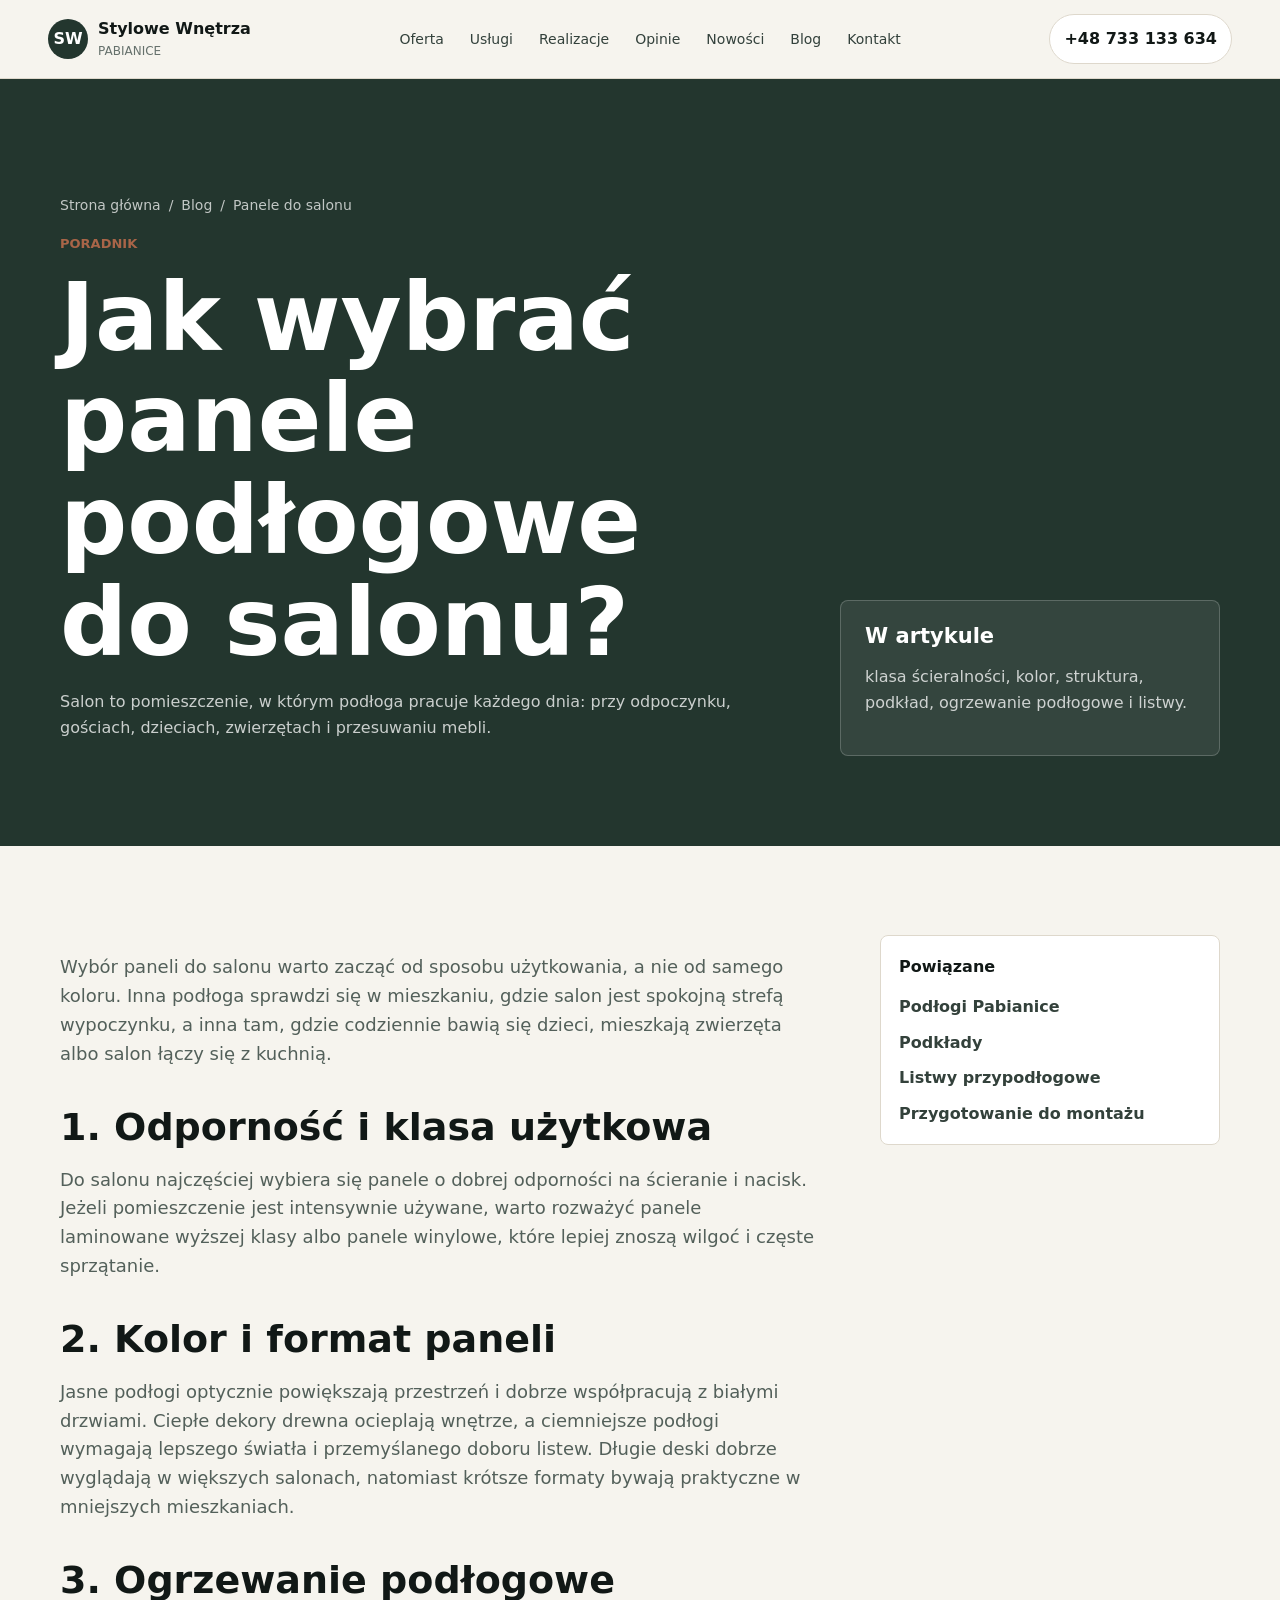
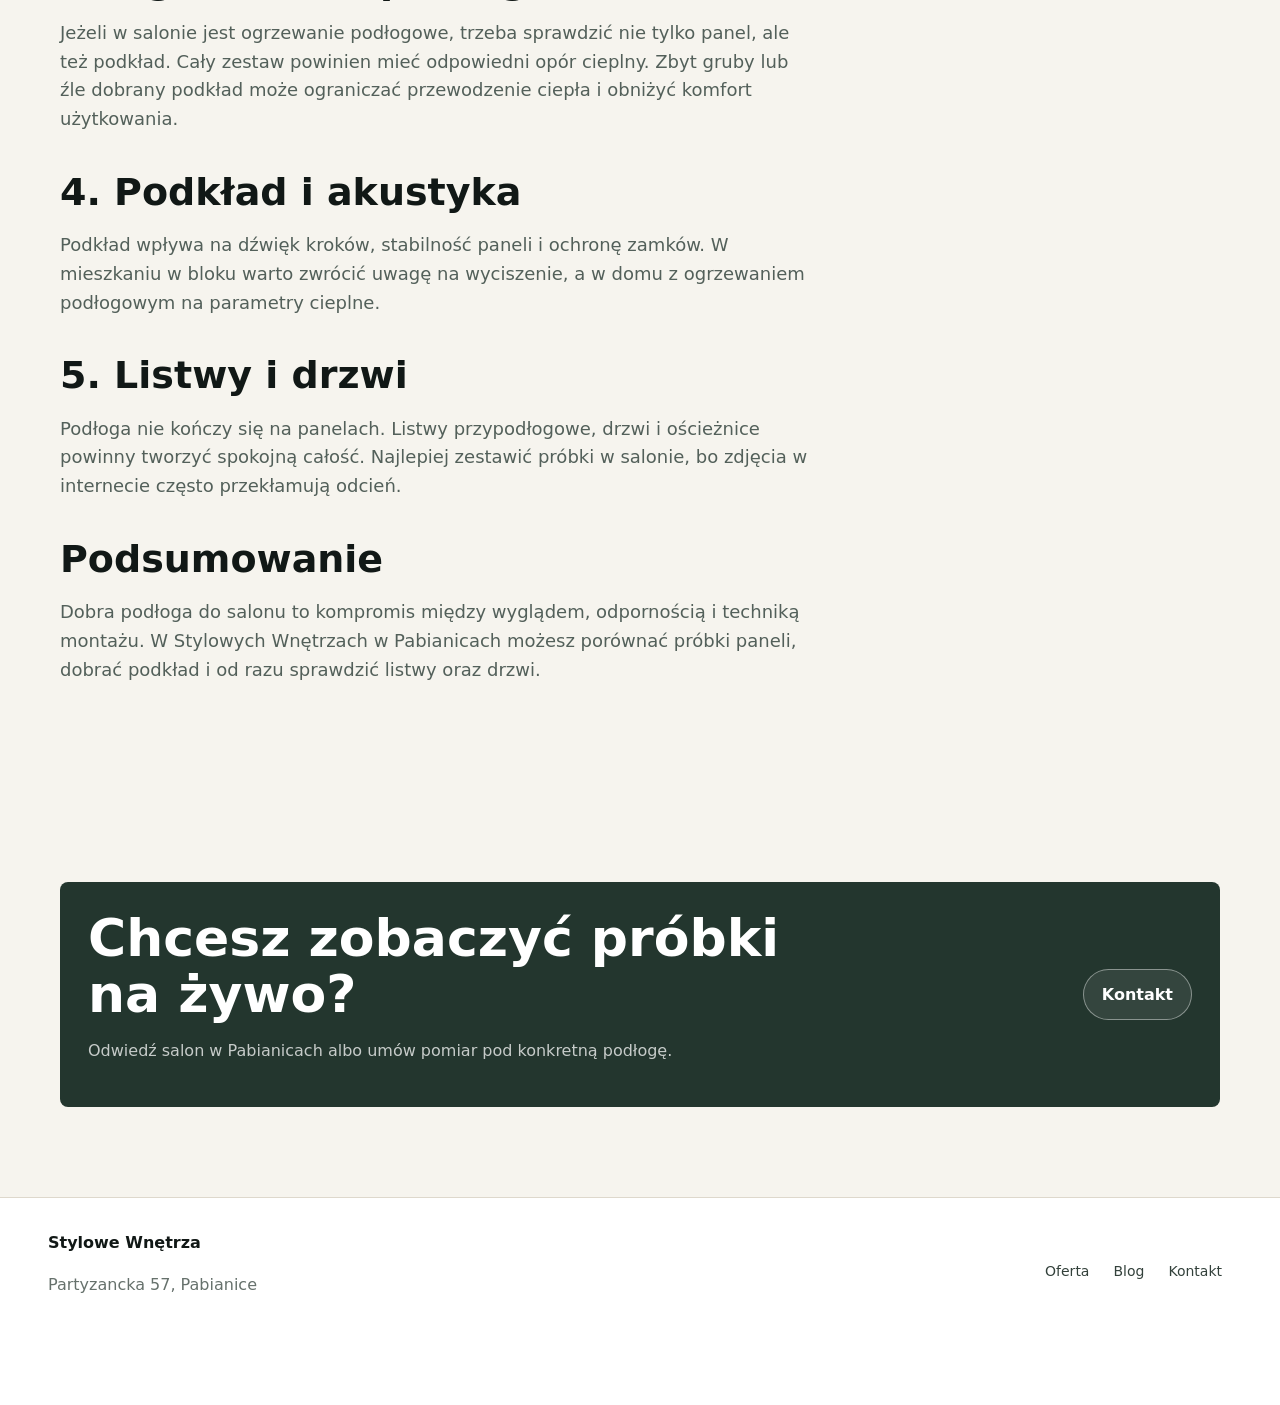
<file: blog/jak-wybrac-panele-do-salonu.html>
<!doctype html>
<html lang="pl">
  <head>
    <meta charset="utf-8" />
    <meta name="viewport" content="width=device-width, initial-scale=1" />
    <title>Jak wybrać panele podłogowe do salonu? | Stylowe Wnętrza</title>
    <meta name="description" content="Poradnik: jak wybrać panele podłogowe do salonu. Klasa ścieralności, kolor, podkład, ogrzewanie podłogowe i listwy." />
    <link rel="canonical" href="https://stylowewnetrza.eu/blog/jak-wybrac-panele-do-salonu.html" />
    <link rel="stylesheet" href="../styles.css?v=20260429-3" />
  </head>
  <body>
    <header class="site-header">
      <a class="brand" href="../index.html#top"><span class="brand-mark">SW</span><span><strong>Stylowe Wnętrza</strong><small>Pabianice</small></span></a>
      <nav class="main-nav" aria-label="Menu"><a href="../index.html#oferta">Oferta</a><a href="../index.html#uslugi">Usługi</a><a href="../index.html#realizacje">Realizacje</a><a href="../index.html#opinie">Opinie</a><a href="../index.html#nowosci">Nowości</a><a href="../index.html#blog">Blog</a><a href="../index.html#kontakt">Kontakt</a></nav>
      <a class="header-call" href="tel:+48733133634">+48 733 133 634</a>
    </header>
    <main>
      <section class="subpage-hero">
        <div class="section">
          <div>
            <nav class="breadcrumb"><a href="../index.html">Strona główna</a><span>/</span><a href="../index.html#blog">Blog</a><span>/</span><span>Panele do salonu</span></nav>
            <p class="kicker">Poradnik</p>
            <h1>Jak wybrać panele podłogowe do salonu?</h1>
            <p>Salon to pomieszczenie, w którym podłoga pracuje każdego dnia: przy odpoczynku, gościach, dzieciach, zwierzętach i przesuwaniu mebli.</p>
          </div>
          <aside class="subpage-panel"><h3>W artykule</h3><p>klasa ścieralności, kolor, struktura, podkład, ogrzewanie podłogowe i listwy.</p></aside>
        </div>
      </section>
      <section class="section content-layout">
        <article class="article-body">
          <p>Wybór paneli do salonu warto zacząć od sposobu użytkowania, a nie od samego koloru. Inna podłoga sprawdzi się w mieszkaniu, gdzie salon jest spokojną strefą wypoczynku, a inna tam, gdzie codziennie bawią się dzieci, mieszkają zwierzęta albo salon łączy się z kuchnią.</p>
          <h2>1. Odporność i klasa użytkowa</h2>
          <p>Do salonu najczęściej wybiera się panele o dobrej odporności na ścieranie i nacisk. Jeżeli pomieszczenie jest intensywnie używane, warto rozważyć panele laminowane wyższej klasy albo panele winylowe, które lepiej znoszą wilgoć i częste sprzątanie.</p>
          <h2>2. Kolor i format paneli</h2>
          <p>Jasne podłogi optycznie powiększają przestrzeń i dobrze współpracują z białymi drzwiami. Ciepłe dekory drewna ocieplają wnętrze, a ciemniejsze podłogi wymagają lepszego światła i przemyślanego doboru listew. Długie deski dobrze wyglądają w większych salonach, natomiast krótsze formaty bywają praktyczne w mniejszych mieszkaniach.</p>
          <h2>3. Ogrzewanie podłogowe</h2>
          <p>Jeżeli w salonie jest ogrzewanie podłogowe, trzeba sprawdzić nie tylko panel, ale też podkład. Cały zestaw powinien mieć odpowiedni opór cieplny. Zbyt gruby lub źle dobrany podkład może ograniczać przewodzenie ciepła i obniżyć komfort użytkowania.</p>
          <h2>4. Podkład i akustyka</h2>
          <p>Podkład wpływa na dźwięk kroków, stabilność paneli i ochronę zamków. W mieszkaniu w bloku warto zwrócić uwagę na wyciszenie, a w domu z ogrzewaniem podłogowym na parametry cieplne.</p>
          <h2>5. Listwy i drzwi</h2>
          <p>Podłoga nie kończy się na panelach. Listwy przypodłogowe, drzwi i ościeżnice powinny tworzyć spokojną całość. Najlepiej zestawić próbki w salonie, bo zdjęcia w internecie często przekłamują odcień.</p>
          <h2>Podsumowanie</h2>
          <p>Dobra podłoga do salonu to kompromis między wyglądem, odpornością i techniką montażu. W Stylowych Wnętrzach w Pabianicach możesz porównać próbki paneli, dobrać podkład i od razu sprawdzić listwy oraz drzwi.</p>
        </article>
        <aside class="side-nav"><strong>Powiązane</strong><a href="../oferta/podlogi.html">Podłogi Pabianice</a><a href="../oferta/podklady.html">Podkłady</a><a href="../oferta/listwy.html">Listwy przypodłogowe</a><a href="przygotowanie-do-montazu-podlogi.html">Przygotowanie do montażu</a></aside>
      </section>
      <section class="section"><div class="cta-band"><div><h2>Chcesz zobaczyć próbki na żywo?</h2><p>Odwiedź salon w Pabianicach albo umów pomiar pod konkretną podłogę.</p></div><a class="btn ghost" href="../index.html#kontakt">Kontakt</a></div></section>
    </main>
    <footer class="site-footer"><div><strong>Stylowe Wnętrza</strong><p>Partyzancka 57, Pabianice</p></div><nav><a href="../index.html#oferta">Oferta</a><a href="../index.html#blog">Blog</a><a href="../index.html#kontakt">Kontakt</a></nav></footer>
    <a class="mobile-call" href="tel:+48733133634">Zadzwoń: +48 733 133 634</a><script src="../script.js?v=20260429-3"></script>
  </body>
</html>
</file>
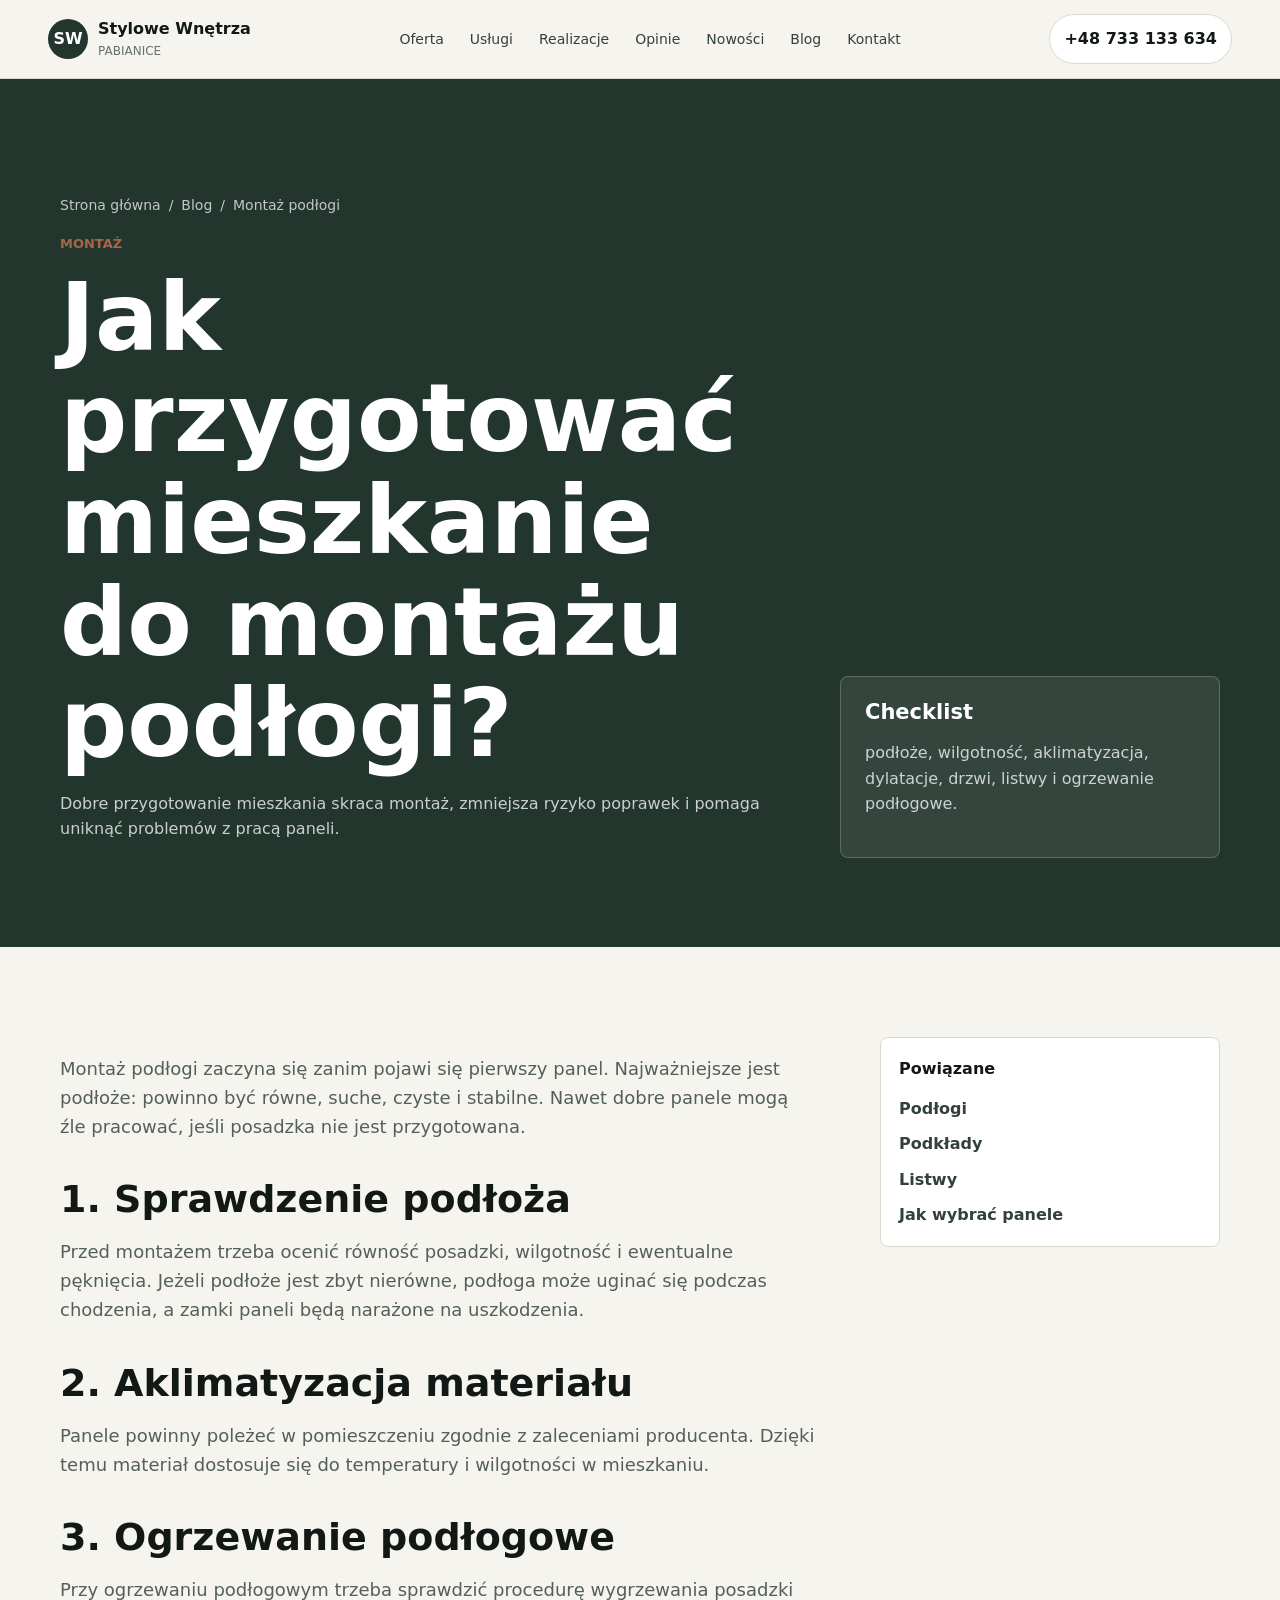
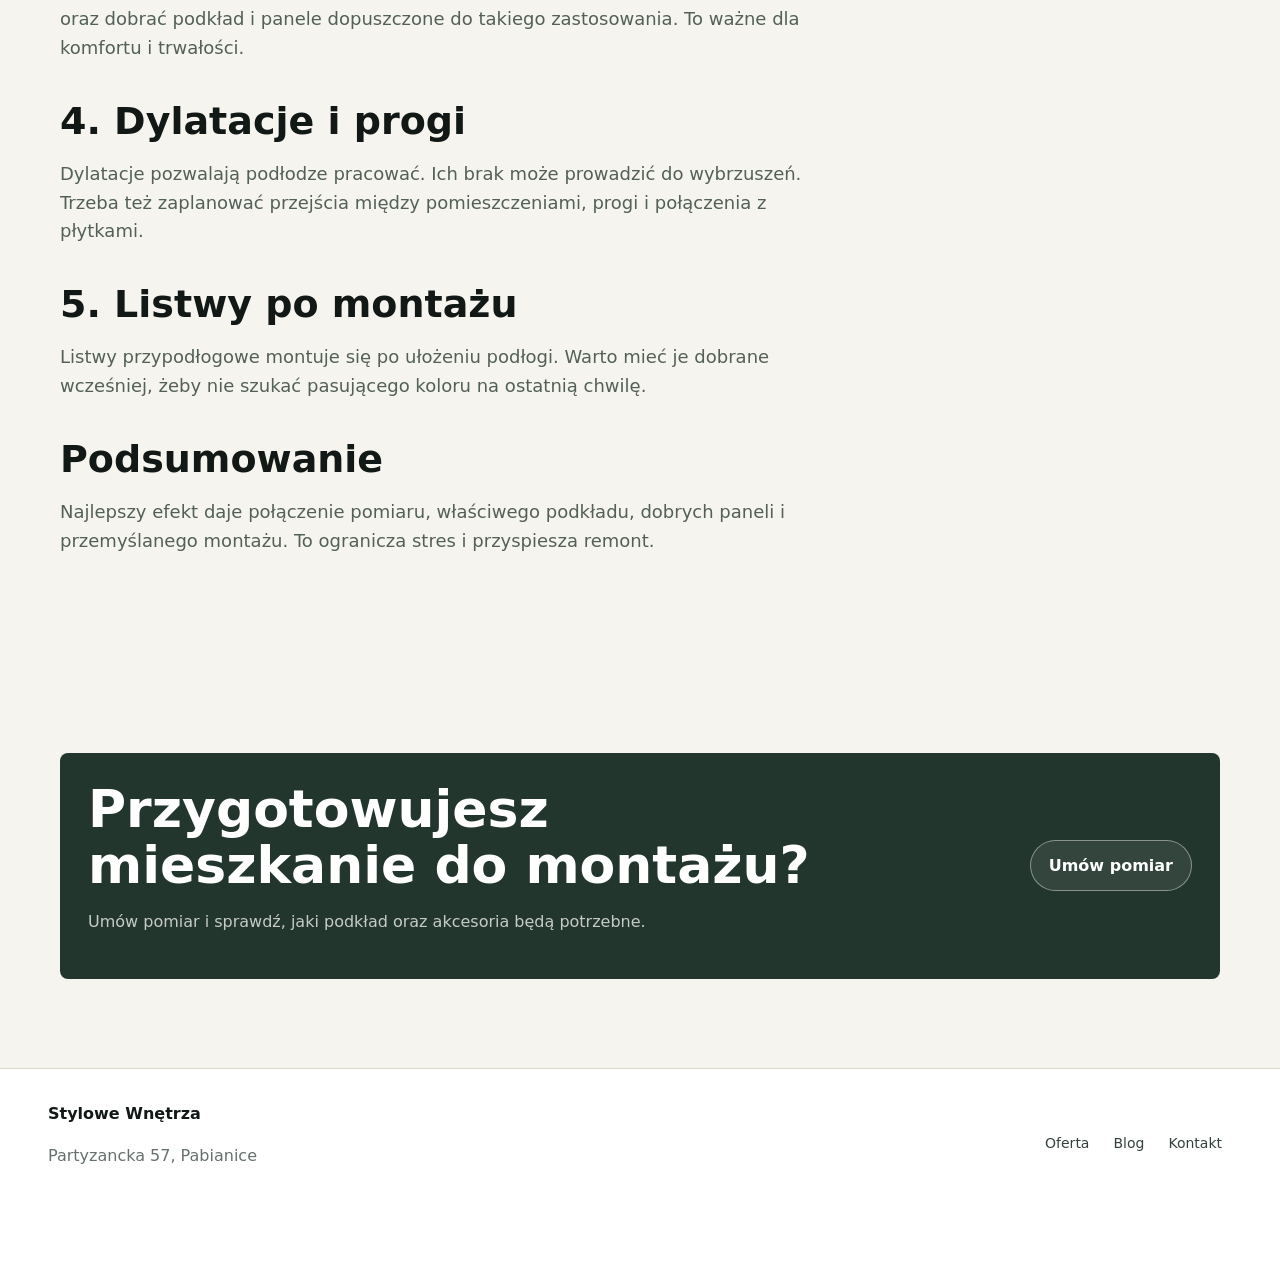
<file: blog/przygotowanie-do-montazu-podlogi.html>
<!doctype html>
<html lang="pl">
  <head>
    <meta charset="utf-8" /><meta name="viewport" content="width=device-width, initial-scale=1" />
    <title>Jak przygotować mieszkanie do montażu podłogi? | Stylowe Wnętrza</title>
    <meta name="description" content="Przygotowanie do montażu podłogi: podłoże, wilgotność, dylatacje, ogrzewanie podłogowe, listwy i kolejność prac." />
    <link rel="canonical" href="https://stylowewnetrza.eu/blog/przygotowanie-do-montazu-podlogi.html" /><link rel="stylesheet" href="../styles.css?v=20260429-3" />
  </head>
  <body>
    <header class="site-header"><a class="brand" href="../index.html#top"><span class="brand-mark">SW</span><span><strong>Stylowe Wnętrza</strong><small>Pabianice</small></span></a><nav class="main-nav" aria-label="Menu"><a href="../index.html#oferta">Oferta</a><a href="../index.html#uslugi">Usługi</a><a href="../index.html#realizacje">Realizacje</a><a href="../index.html#opinie">Opinie</a><a href="../index.html#nowosci">Nowości</a><a href="../index.html#blog">Blog</a><a href="../index.html#kontakt">Kontakt</a></nav><a class="header-call" href="tel:+48733133634">+48 733 133 634</a></header>
    <main>
      <section class="subpage-hero"><div class="section"><div><nav class="breadcrumb"><a href="../index.html">Strona główna</a><span>/</span><a href="../index.html#blog">Blog</a><span>/</span><span>Montaż podłogi</span></nav><p class="kicker">Montaż</p><h1>Jak przygotować mieszkanie do montażu podłogi?</h1><p>Dobre przygotowanie mieszkania skraca montaż, zmniejsza ryzyko poprawek i pomaga uniknąć problemów z pracą paneli.</p></div><aside class="subpage-panel"><h3>Checklist</h3><p>podłoże, wilgotność, aklimatyzacja, dylatacje, drzwi, listwy i ogrzewanie podłogowe.</p></aside></div></section>
      <section class="section content-layout"><article class="article-body"><p>Montaż podłogi zaczyna się zanim pojawi się pierwszy panel. Najważniejsze jest podłoże: powinno być równe, suche, czyste i stabilne. Nawet dobre panele mogą źle pracować, jeśli posadzka nie jest przygotowana.</p><h2>1. Sprawdzenie podłoża</h2><p>Przed montażem trzeba ocenić równość posadzki, wilgotność i ewentualne pęknięcia. Jeżeli podłoże jest zbyt nierówne, podłoga może uginać się podczas chodzenia, a zamki paneli będą narażone na uszkodzenia.</p><h2>2. Aklimatyzacja materiału</h2><p>Panele powinny poleżeć w pomieszczeniu zgodnie z zaleceniami producenta. Dzięki temu materiał dostosuje się do temperatury i wilgotności w mieszkaniu.</p><h2>3. Ogrzewanie podłogowe</h2><p>Przy ogrzewaniu podłogowym trzeba sprawdzić procedurę wygrzewania posadzki oraz dobrać podkład i panele dopuszczone do takiego zastosowania. To ważne dla komfortu i trwałości.</p><h2>4. Dylatacje i progi</h2><p>Dylatacje pozwalają podłodze pracować. Ich brak może prowadzić do wybrzuszeń. Trzeba też zaplanować przejścia między pomieszczeniami, progi i połączenia z płytkami.</p><h2>5. Listwy po montażu</h2><p>Listwy przypodłogowe montuje się po ułożeniu podłogi. Warto mieć je dobrane wcześniej, żeby nie szukać pasującego koloru na ostatnią chwilę.</p><h2>Podsumowanie</h2><p>Najlepszy efekt daje połączenie pomiaru, właściwego podkładu, dobrych paneli i przemyślanego montażu. To ogranicza stres i przyspiesza remont.</p></article><aside class="side-nav"><strong>Powiązane</strong><a href="../oferta/podlogi.html">Podłogi</a><a href="../oferta/podklady.html">Podkłady</a><a href="../oferta/listwy.html">Listwy</a><a href="jak-wybrac-panele-do-salonu.html">Jak wybrać panele</a></aside></section>
      <section class="section"><div class="cta-band"><div><h2>Przygotowujesz mieszkanie do montażu?</h2><p>Umów pomiar i sprawdź, jaki podkład oraz akcesoria będą potrzebne.</p></div><a class="btn ghost" href="../index.html#kontakt">Umów pomiar</a></div></section>
    </main>
    <footer class="site-footer"><div><strong>Stylowe Wnętrza</strong><p>Partyzancka 57, Pabianice</p></div><nav><a href="../index.html#oferta">Oferta</a><a href="../index.html#blog">Blog</a><a href="../index.html#kontakt">Kontakt</a></nav></footer><a class="mobile-call" href="tel:+48733133634">Zadzwoń: +48 733 133 634</a><script src="../script.js?v=20260429-3"></script>
  </body>
</html>
</file>
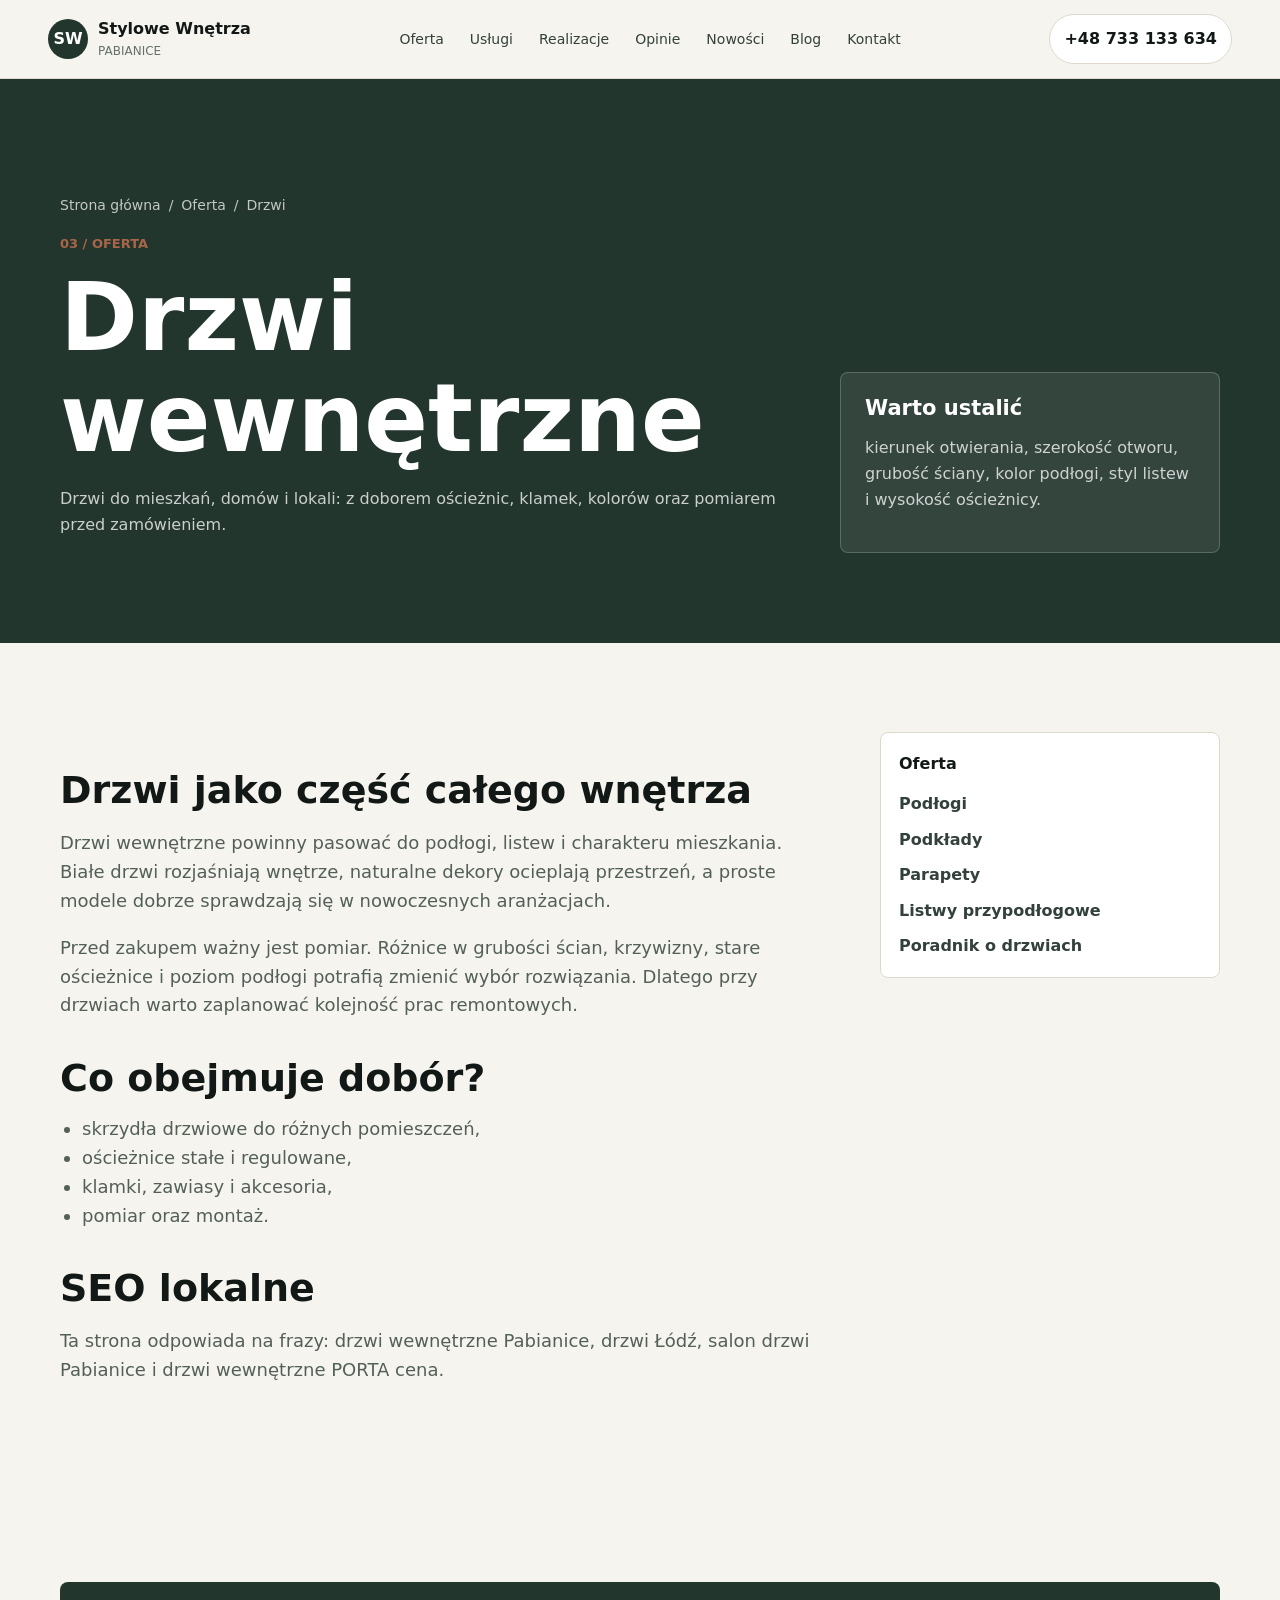
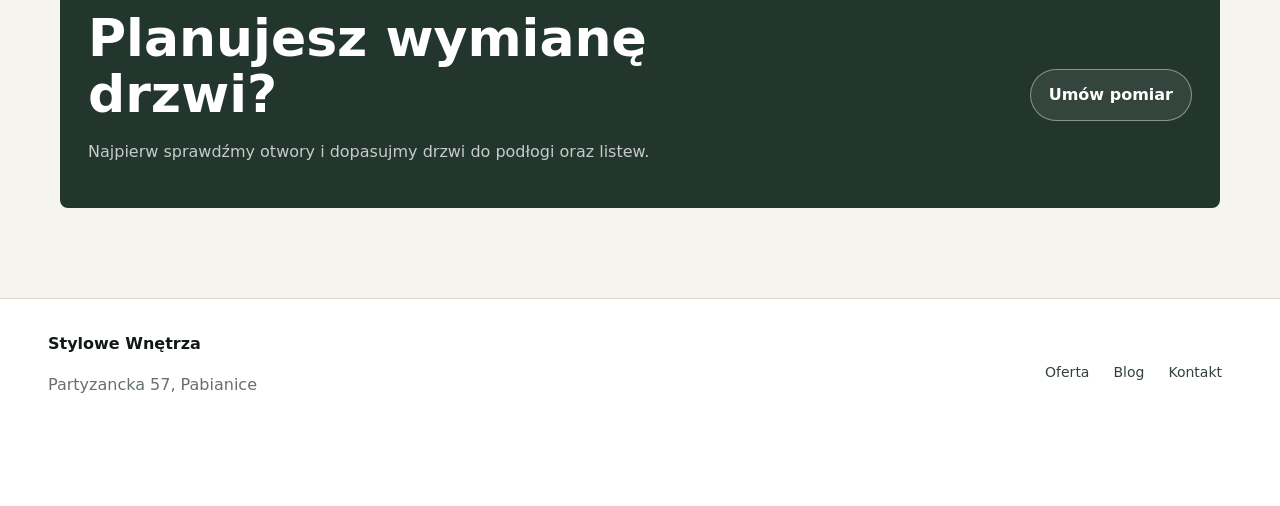
<file: oferta/drzwi.html>
<!doctype html>
<html lang="pl">
  <head><meta charset="utf-8" /><meta name="viewport" content="width=device-width, initial-scale=1" /><title>Drzwi wewnętrzne Pabianice i Łódź | Stylowe Wnętrza</title><meta name="description" content="Drzwi wewnętrzne w Pabianicach: dobór skrzydeł, ościeżnic, kolorów i akcesoriów. Pomiar i montaż." /><link rel="canonical" href="https://stylowewnetrza.eu/oferta/drzwi.html" /><link rel="stylesheet" href="../styles.css?v=20260429-3" /></head>
  <body>
    <header class="site-header"><a class="brand" href="../index.html#top"><span class="brand-mark">SW</span><span><strong>Stylowe Wnętrza</strong><small>Pabianice</small></span></a><nav class="main-nav" aria-label="Menu"><a href="../index.html#oferta">Oferta</a><a href="../index.html#uslugi">Usługi</a><a href="../index.html#realizacje">Realizacje</a><a href="../index.html#opinie">Opinie</a><a href="../index.html#nowosci">Nowości</a><a href="../index.html#blog">Blog</a><a href="../index.html#kontakt">Kontakt</a></nav><a class="header-call" href="tel:+48733133634">+48 733 133 634</a></header>
    <main>
      <section class="subpage-hero"><div class="section"><div><nav class="breadcrumb"><a href="../index.html">Strona główna</a><span>/</span><a href="../index.html#oferta">Oferta</a><span>/</span><span>Drzwi</span></nav><p class="kicker">03 / Oferta</p><h1>Drzwi wewnętrzne</h1><p>Drzwi do mieszkań, domów i lokali: z doborem ościeżnic, klamek, kolorów oraz pomiarem przed zamówieniem.</p></div><aside class="subpage-panel"><h3>Warto ustalić</h3><p>kierunek otwierania, szerokość otworu, grubość ściany, kolor podłogi, styl listew i wysokość ościeżnicy.</p></aside></div></section>
      <section class="section content-layout"><article class="article-body"><h2>Drzwi jako część całego wnętrza</h2><p>Drzwi wewnętrzne powinny pasować do podłogi, listew i charakteru mieszkania. Białe drzwi rozjaśniają wnętrze, naturalne dekory ocieplają przestrzeń, a proste modele dobrze sprawdzają się w nowoczesnych aranżacjach.</p><p>Przed zakupem ważny jest pomiar. Różnice w grubości ścian, krzywizny, stare ościeżnice i poziom podłogi potrafią zmienić wybór rozwiązania. Dlatego przy drzwiach warto zaplanować kolejność prac remontowych.</p><h2>Co obejmuje dobór?</h2><ul><li>skrzydła drzwiowe do różnych pomieszczeń,</li><li>ościeżnice stałe i regulowane,</li><li>klamki, zawiasy i akcesoria,</li><li>pomiar oraz montaż.</li></ul><h2>SEO lokalne</h2><p>Ta strona odpowiada na frazy: drzwi wewnętrzne Pabianice, drzwi Łódź, salon drzwi Pabianice i drzwi wewnętrzne PORTA cena.</p></article><aside class="side-nav"><strong>Oferta</strong><a href="podlogi.html">Podłogi</a><a href="podklady.html">Podkłady</a><a href="parapety.html">Parapety</a><a href="listwy.html">Listwy przypodłogowe</a><a href="../blog/drzwi-wewnetrzne-drewno-mdf-lakier.html">Poradnik o drzwiach</a></aside></section>
      <section class="section"><div class="cta-band"><div><h2>Planujesz wymianę drzwi?</h2><p>Najpierw sprawdźmy otwory i dopasujmy drzwi do podłogi oraz listew.</p></div><a class="btn ghost" href="../index.html#kontakt">Umów pomiar</a></div></section>
    </main>
    <footer class="site-footer"><div><strong>Stylowe Wnętrza</strong><p>Partyzancka 57, Pabianice</p></div><nav><a href="../index.html#oferta">Oferta</a><a href="../index.html#blog">Blog</a><a href="../index.html#kontakt">Kontakt</a></nav></footer><a class="mobile-call" href="tel:+48733133634">Zadzwoń: +48 733 133 634</a><script src="../script.js?v=20260429-3"></script>
  </body>
</html>
</file>
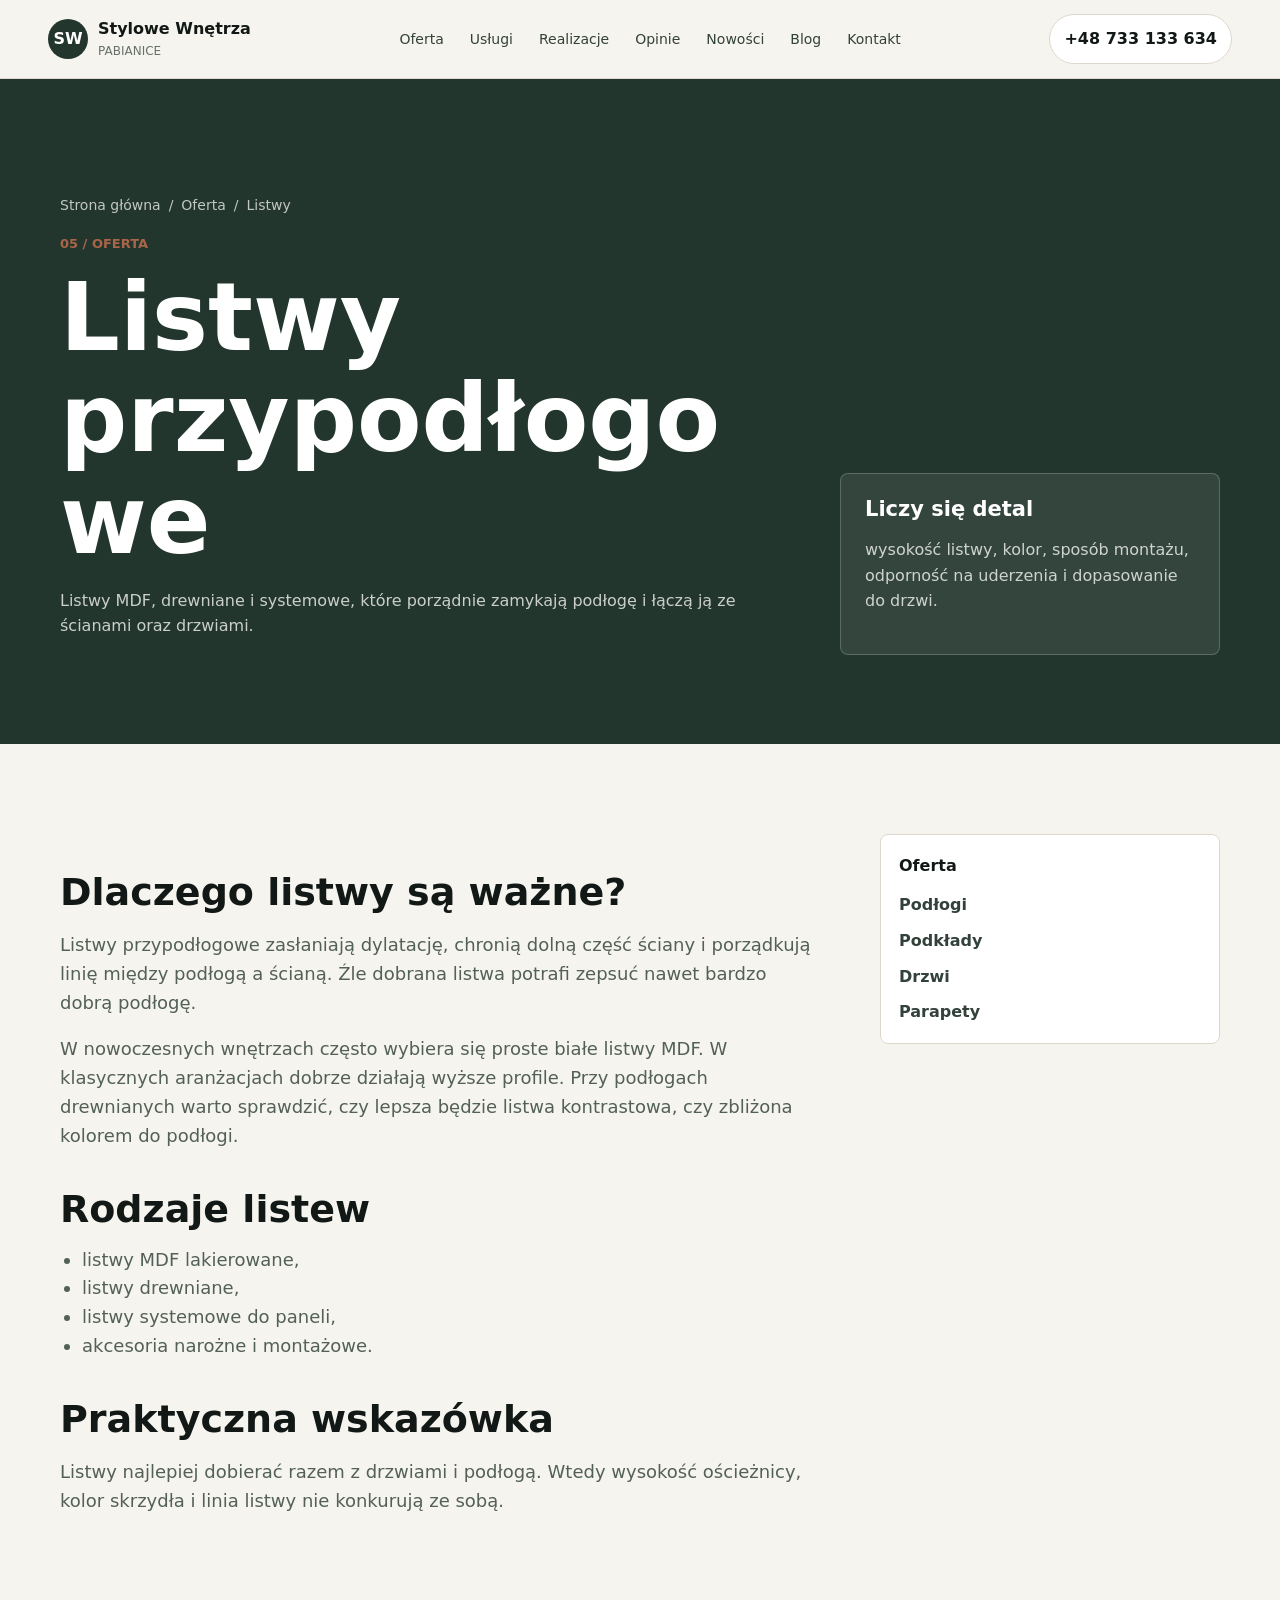
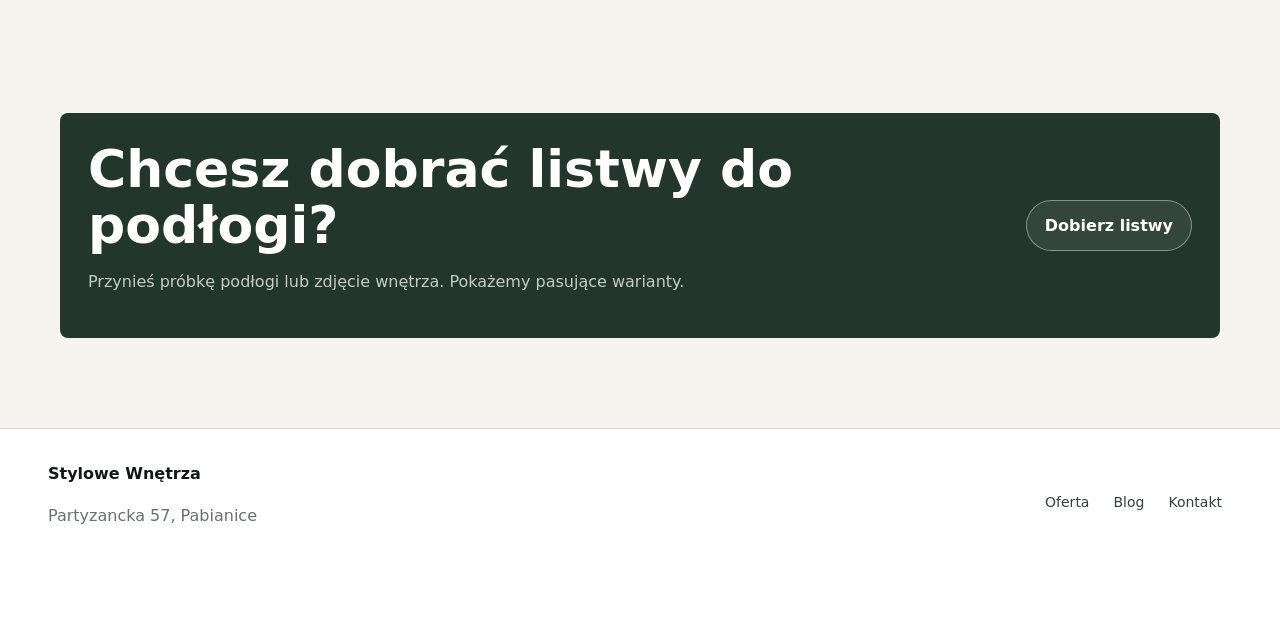
<file: oferta/listwy.html>
<!doctype html>
<html lang="pl">
  <head><meta charset="utf-8" /><meta name="viewport" content="width=device-width, initial-scale=1" /><title>Listwy przypodłogowe Pabianice | MDF, drewniane, systemowe</title><meta name="description" content="Listwy przypodłogowe w Pabianicach: MDF, drewniane i systemowe. Dobór do podłogi, drzwi i stylu wnętrza." /><link rel="canonical" href="https://stylowewnetrza.eu/oferta/listwy.html" /><link rel="stylesheet" href="../styles.css?v=20260429-3" /></head>
  <body>
    <header class="site-header"><a class="brand" href="../index.html#top"><span class="brand-mark">SW</span><span><strong>Stylowe Wnętrza</strong><small>Pabianice</small></span></a><nav class="main-nav" aria-label="Menu"><a href="../index.html#oferta">Oferta</a><a href="../index.html#uslugi">Usługi</a><a href="../index.html#realizacje">Realizacje</a><a href="../index.html#opinie">Opinie</a><a href="../index.html#nowosci">Nowości</a><a href="../index.html#blog">Blog</a><a href="../index.html#kontakt">Kontakt</a></nav><a class="header-call" href="tel:+48733133634">+48 733 133 634</a></header>
    <main>
      <section class="subpage-hero"><div class="section"><div><nav class="breadcrumb"><a href="../index.html">Strona główna</a><span>/</span><a href="../index.html#oferta">Oferta</a><span>/</span><span>Listwy</span></nav><p class="kicker">05 / Oferta</p><h1>Listwy przypodłogowe</h1><p>Listwy MDF, drewniane i systemowe, które porządnie zamykają podłogę i łączą ją ze ścianami oraz drzwiami.</p></div><aside class="subpage-panel"><h3>Liczy się detal</h3><p>wysokość listwy, kolor, sposób montażu, odporność na uderzenia i dopasowanie do drzwi.</p></aside></div></section>
      <section class="section content-layout"><article class="article-body"><h2>Dlaczego listwy są ważne?</h2><p>Listwy przypodłogowe zasłaniają dylatację, chronią dolną część ściany i porządkują linię między podłogą a ścianą. Źle dobrana listwa potrafi zepsuć nawet bardzo dobrą podłogę.</p><p>W nowoczesnych wnętrzach często wybiera się proste białe listwy MDF. W klasycznych aranżacjach dobrze działają wyższe profile. Przy podłogach drewnianych warto sprawdzić, czy lepsza będzie listwa kontrastowa, czy zbliżona kolorem do podłogi.</p><h2>Rodzaje listew</h2><ul><li>listwy MDF lakierowane,</li><li>listwy drewniane,</li><li>listwy systemowe do paneli,</li><li>akcesoria narożne i montażowe.</li></ul><h2>Praktyczna wskazówka</h2><p>Listwy najlepiej dobierać razem z drzwiami i podłogą. Wtedy wysokość ościeżnicy, kolor skrzydła i linia listwy nie konkurują ze sobą.</p></article><aside class="side-nav"><strong>Oferta</strong><a href="podlogi.html">Podłogi</a><a href="podklady.html">Podkłady</a><a href="drzwi.html">Drzwi</a><a href="parapety.html">Parapety</a></aside></section>
      <section class="section"><div class="cta-band"><div><h2>Chcesz dobrać listwy do podłogi?</h2><p>Przynieś próbkę podłogi lub zdjęcie wnętrza. Pokażemy pasujące warianty.</p></div><a class="btn ghost" href="../index.html#kontakt">Dobierz listwy</a></div></section>
    </main>
    <footer class="site-footer"><div><strong>Stylowe Wnętrza</strong><p>Partyzancka 57, Pabianice</p></div><nav><a href="../index.html#oferta">Oferta</a><a href="../index.html#blog">Blog</a><a href="../index.html#kontakt">Kontakt</a></nav></footer><a class="mobile-call" href="tel:+48733133634">Zadzwoń: +48 733 133 634</a><script src="../script.js?v=20260429-3"></script>
  </body>
</html>
</file>
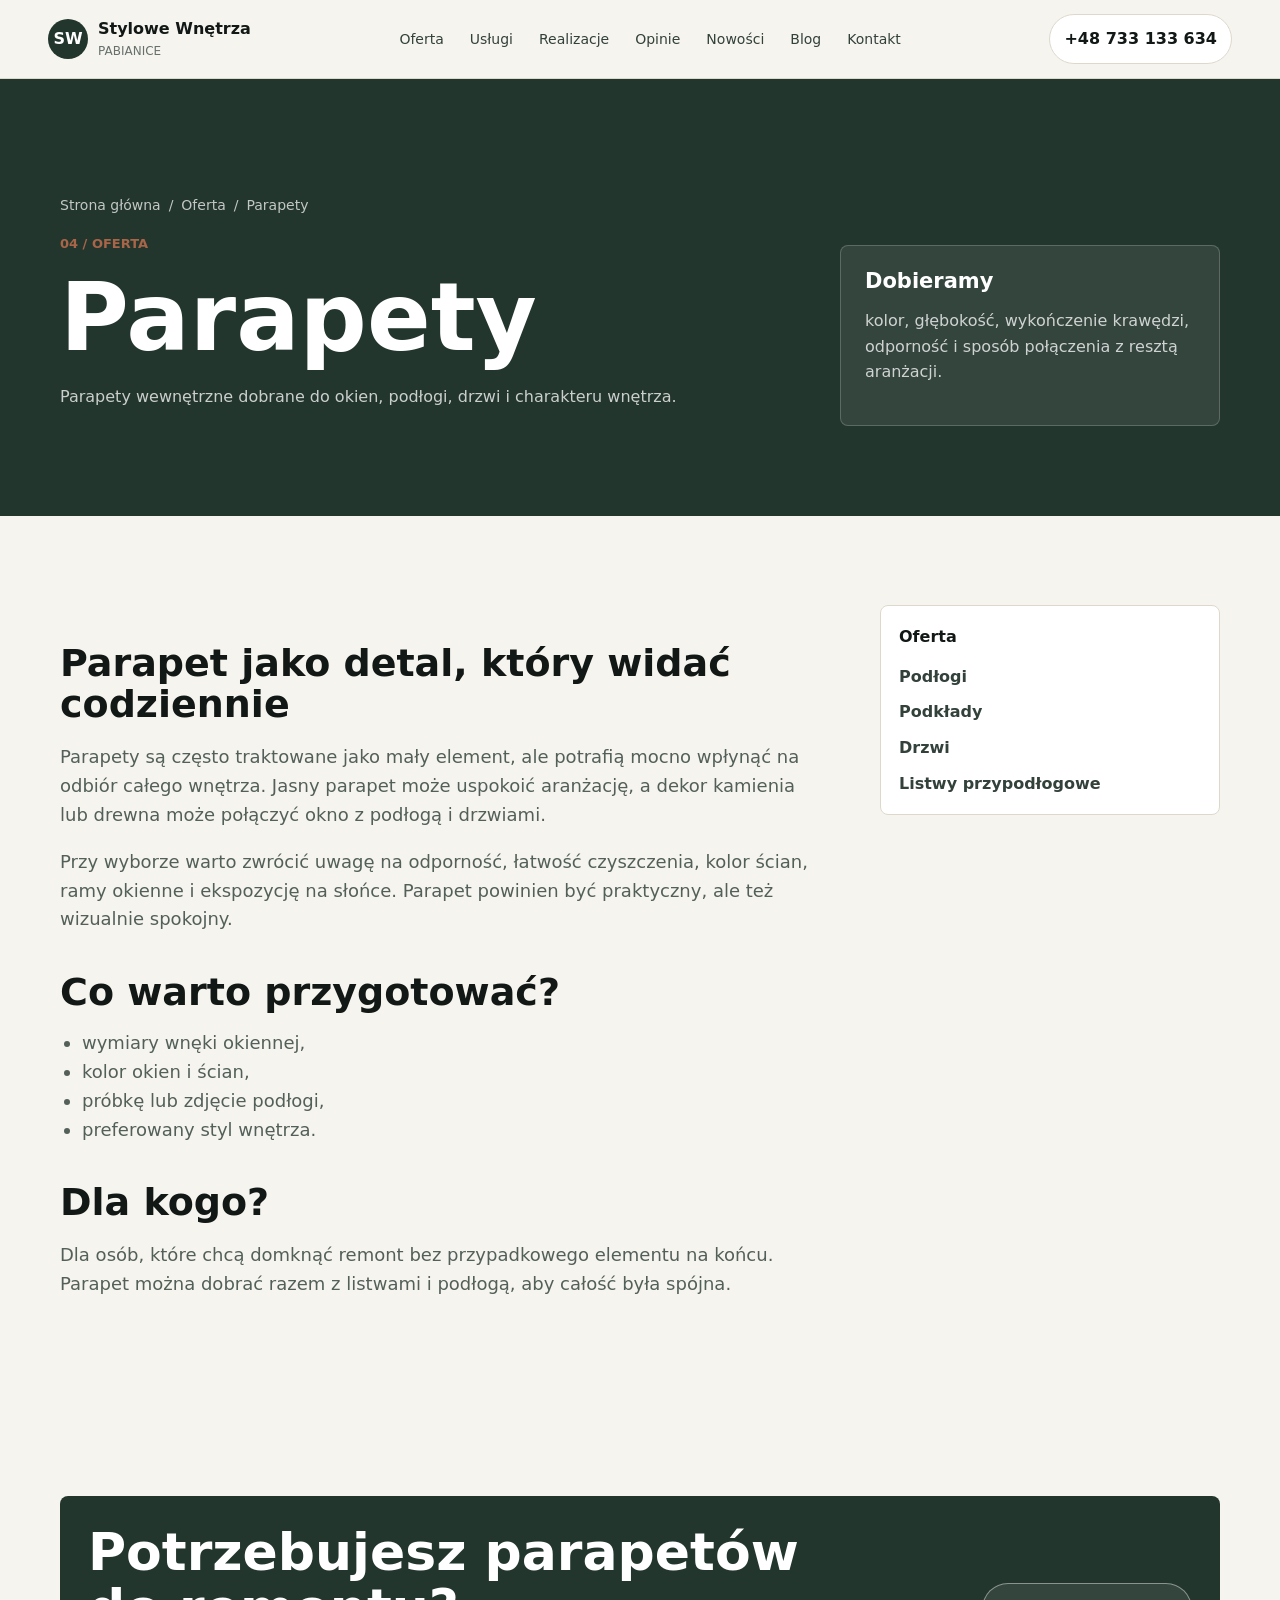
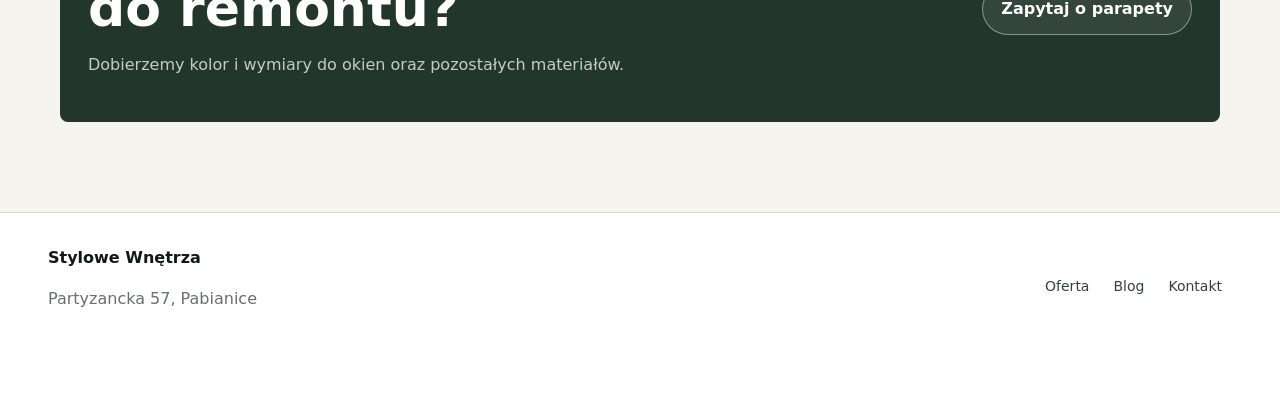
<file: oferta/parapety.html>
<!doctype html>
<html lang="pl">
  <head><meta charset="utf-8" /><meta name="viewport" content="width=device-width, initial-scale=1" /><title>Parapety wewnętrzne Pabianice | Stylowe Wnętrza</title><meta name="description" content="Parapety wewnętrzne w Pabianicach: dobór materiału, koloru i wykończenia do okien, ścian, podłogi i drzwi." /><link rel="canonical" href="https://stylowewnetrza.eu/oferta/parapety.html" /><link rel="stylesheet" href="../styles.css?v=20260429-3" /></head>
  <body>
    <header class="site-header"><a class="brand" href="../index.html#top"><span class="brand-mark">SW</span><span><strong>Stylowe Wnętrza</strong><small>Pabianice</small></span></a><nav class="main-nav" aria-label="Menu"><a href="../index.html#oferta">Oferta</a><a href="../index.html#uslugi">Usługi</a><a href="../index.html#realizacje">Realizacje</a><a href="../index.html#opinie">Opinie</a><a href="../index.html#nowosci">Nowości</a><a href="../index.html#blog">Blog</a><a href="../index.html#kontakt">Kontakt</a></nav><a class="header-call" href="tel:+48733133634">+48 733 133 634</a></header>
    <main>
      <section class="subpage-hero"><div class="section"><div><nav class="breadcrumb"><a href="../index.html">Strona główna</a><span>/</span><a href="../index.html#oferta">Oferta</a><span>/</span><span>Parapety</span></nav><p class="kicker">04 / Oferta</p><h1>Parapety</h1><p>Parapety wewnętrzne dobrane do okien, podłogi, drzwi i charakteru wnętrza.</p></div><aside class="subpage-panel"><h3>Dobieramy</h3><p>kolor, głębokość, wykończenie krawędzi, odporność i sposób połączenia z resztą aranżacji.</p></aside></div></section>
      <section class="section content-layout"><article class="article-body"><h2>Parapet jako detal, który widać codziennie</h2><p>Parapety są często traktowane jako mały element, ale potrafią mocno wpłynąć na odbiór całego wnętrza. Jasny parapet może uspokoić aranżację, a dekor kamienia lub drewna może połączyć okno z podłogą i drzwiami.</p><p>Przy wyborze warto zwrócić uwagę na odporność, łatwość czyszczenia, kolor ścian, ramy okienne i ekspozycję na słońce. Parapet powinien być praktyczny, ale też wizualnie spokojny.</p><h2>Co warto przygotować?</h2><ul><li>wymiary wnęki okiennej,</li><li>kolor okien i ścian,</li><li>próbkę lub zdjęcie podłogi,</li><li>preferowany styl wnętrza.</li></ul><h2>Dla kogo?</h2><p>Dla osób, które chcą domknąć remont bez przypadkowego elementu na końcu. Parapet można dobrać razem z listwami i podłogą, aby całość była spójna.</p></article><aside class="side-nav"><strong>Oferta</strong><a href="podlogi.html">Podłogi</a><a href="podklady.html">Podkłady</a><a href="drzwi.html">Drzwi</a><a href="listwy.html">Listwy przypodłogowe</a></aside></section>
      <section class="section"><div class="cta-band"><div><h2>Potrzebujesz parapetów do remontu?</h2><p>Dobierzemy kolor i wymiary do okien oraz pozostałych materiałów.</p></div><a class="btn ghost" href="../index.html#kontakt">Zapytaj o parapety</a></div></section>
    </main>
    <footer class="site-footer"><div><strong>Stylowe Wnętrza</strong><p>Partyzancka 57, Pabianice</p></div><nav><a href="../index.html#oferta">Oferta</a><a href="../index.html#blog">Blog</a><a href="../index.html#kontakt">Kontakt</a></nav></footer><a class="mobile-call" href="tel:+48733133634">Zadzwoń: +48 733 133 634</a><script src="../script.js?v=20260429-3"></script>
  </body>
</html>
</file>
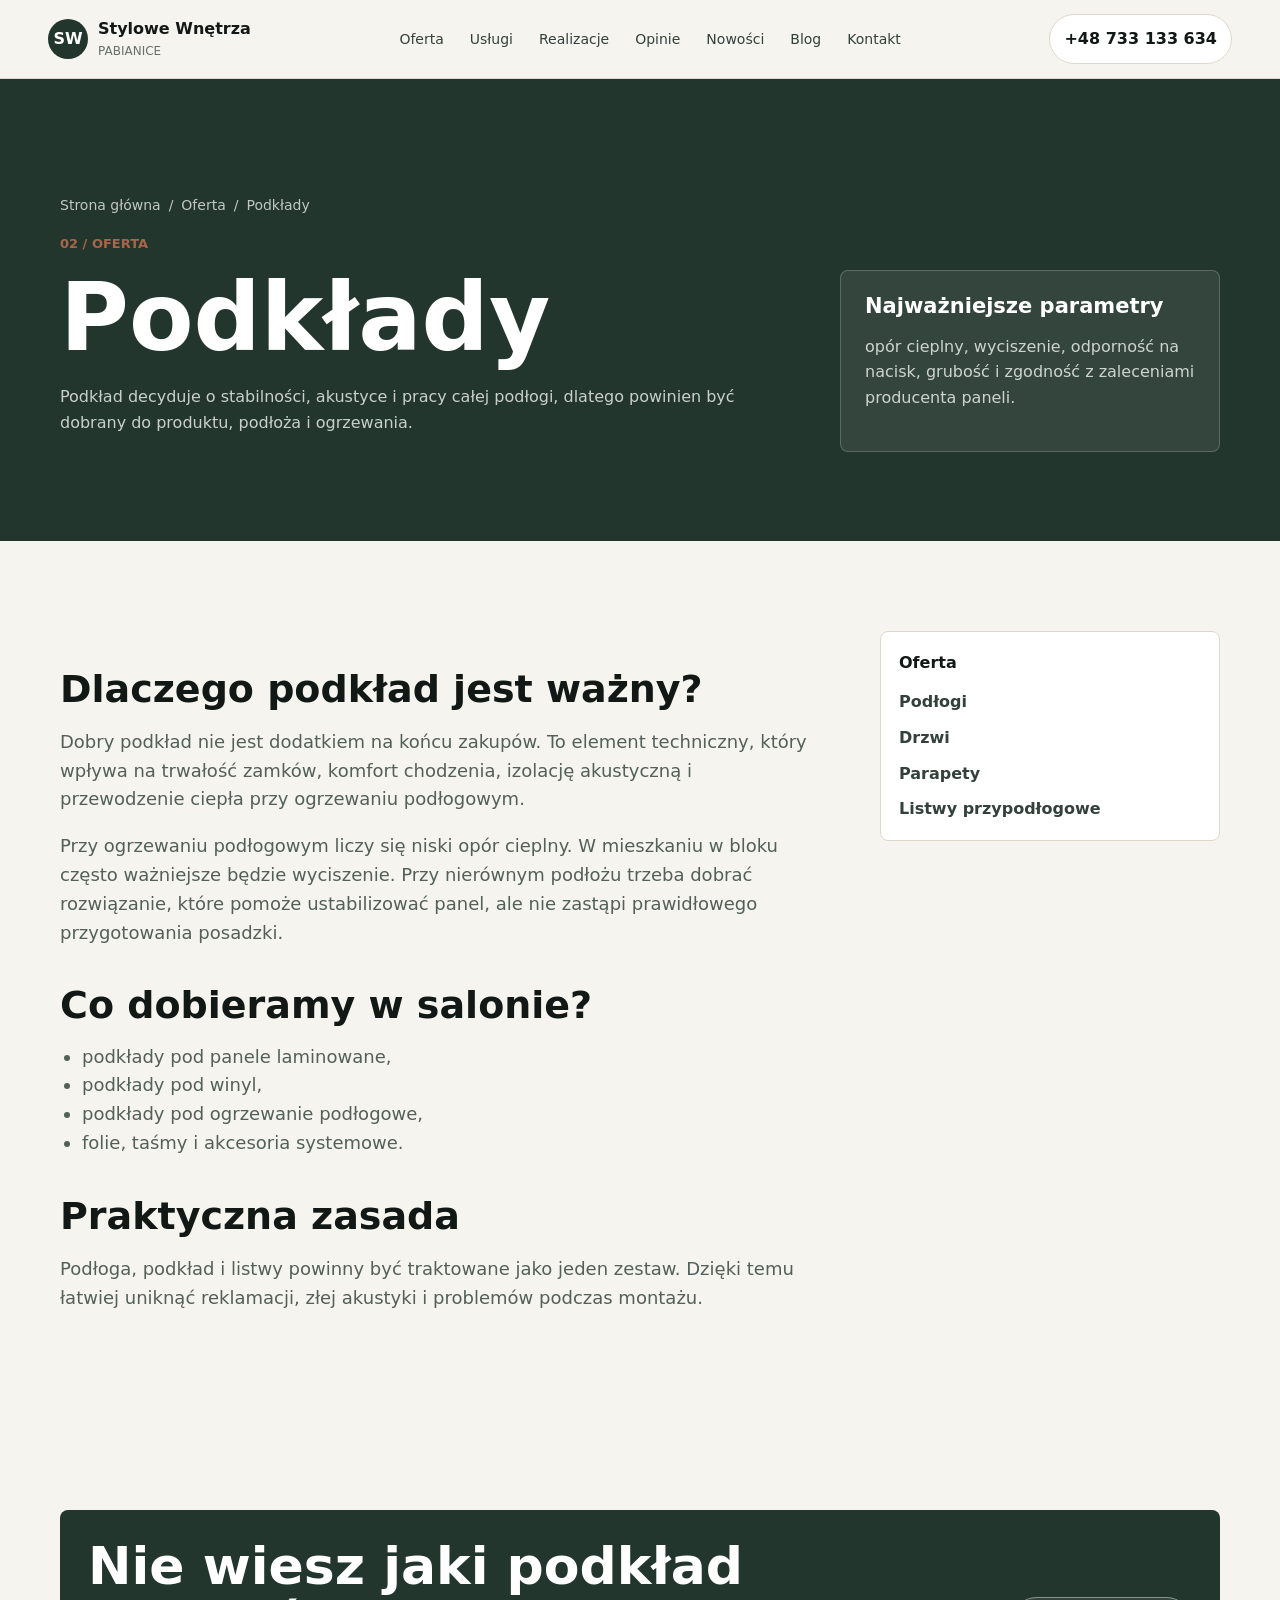
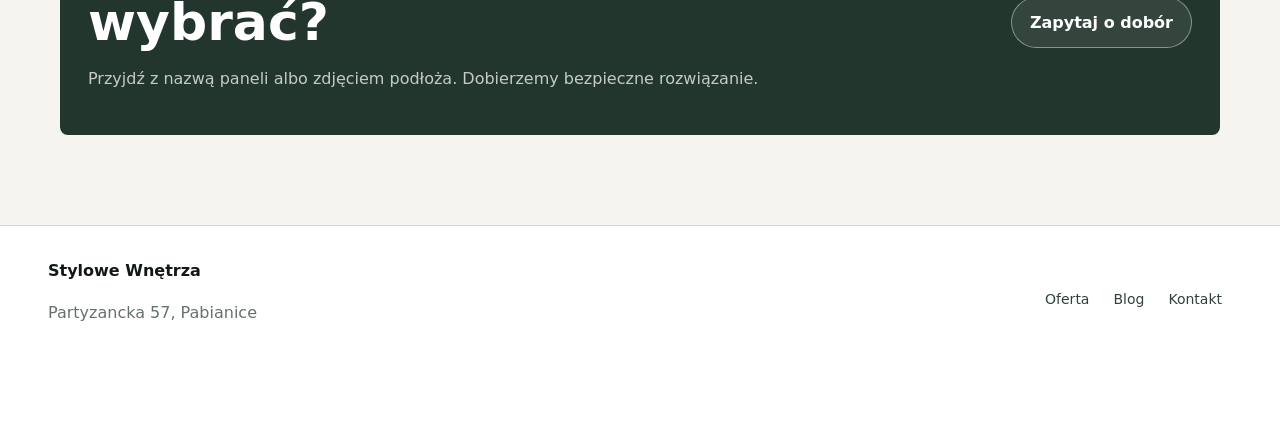
<file: oferta/podklady.html>
<!doctype html>
<html lang="pl">
  <head>
    <meta charset="utf-8" /><meta name="viewport" content="width=device-width, initial-scale=1" />
    <title>Podkłady pod panele i ogrzewanie podłogowe | Stylowe Wnętrza</title>
    <meta name="description" content="Podkłady pod panele w Pabianicach: wyciszenie, stabilność, ogrzewanie podłogowe i dobór do konkretnej podłogi." />
    <link rel="canonical" href="https://stylowewnetrza.eu/oferta/podklady.html" /><link rel="stylesheet" href="../styles.css?v=20260429-3" />
  </head>
  <body>
    <header class="site-header"><a class="brand" href="../index.html#top"><span class="brand-mark">SW</span><span><strong>Stylowe Wnętrza</strong><small>Pabianice</small></span></a><nav class="main-nav" aria-label="Menu"><a href="../index.html#oferta">Oferta</a><a href="../index.html#uslugi">Usługi</a><a href="../index.html#realizacje">Realizacje</a><a href="../index.html#opinie">Opinie</a><a href="../index.html#nowosci">Nowości</a><a href="../index.html#blog">Blog</a><a href="../index.html#kontakt">Kontakt</a></nav><a class="header-call" href="tel:+48733133634">+48 733 133 634</a></header>
    <main>
      <section class="subpage-hero"><div class="section"><div><nav class="breadcrumb"><a href="../index.html">Strona główna</a><span>/</span><a href="../index.html#oferta">Oferta</a><span>/</span><span>Podkłady</span></nav><p class="kicker">02 / Oferta</p><h1>Podkłady</h1><p>Podkład decyduje o stabilności, akustyce i pracy całej podłogi, dlatego powinien być dobrany do produktu, podłoża i ogrzewania.</p></div><aside class="subpage-panel"><h3>Najważniejsze parametry</h3><p>opór cieplny, wyciszenie, odporność na nacisk, grubość i zgodność z zaleceniami producenta paneli.</p></aside></div></section>
      <section class="section content-layout"><article class="article-body"><h2>Dlaczego podkład jest ważny?</h2><p>Dobry podkład nie jest dodatkiem na końcu zakupów. To element techniczny, który wpływa na trwałość zamków, komfort chodzenia, izolację akustyczną i przewodzenie ciepła przy ogrzewaniu podłogowym.</p><p>Przy ogrzewaniu podłogowym liczy się niski opór cieplny. W mieszkaniu w bloku często ważniejsze będzie wyciszenie. Przy nierównym podłożu trzeba dobrać rozwiązanie, które pomoże ustabilizować panel, ale nie zastąpi prawidłowego przygotowania posadzki.</p><h2>Co dobieramy w salonie?</h2><ul><li>podkłady pod panele laminowane,</li><li>podkłady pod winyl,</li><li>podkłady pod ogrzewanie podłogowe,</li><li>folie, taśmy i akcesoria systemowe.</li></ul><h2>Praktyczna zasada</h2><p>Podłoga, podkład i listwy powinny być traktowane jako jeden zestaw. Dzięki temu łatwiej uniknąć reklamacji, złej akustyki i problemów podczas montażu.</p></article><aside class="side-nav"><strong>Oferta</strong><a href="podlogi.html">Podłogi</a><a href="drzwi.html">Drzwi</a><a href="parapety.html">Parapety</a><a href="listwy.html">Listwy przypodłogowe</a></aside></section>
      <section class="section"><div class="cta-band"><div><h2>Nie wiesz jaki podkład wybrać?</h2><p>Przyjdź z nazwą paneli albo zdjęciem podłoża. Dobierzemy bezpieczne rozwiązanie.</p></div><a class="btn ghost" href="../index.html#kontakt">Zapytaj o dobór</a></div></section>
    </main>
    <footer class="site-footer"><div><strong>Stylowe Wnętrza</strong><p>Partyzancka 57, Pabianice</p></div><nav><a href="../index.html#oferta">Oferta</a><a href="../index.html#blog">Blog</a><a href="../index.html#kontakt">Kontakt</a></nav></footer><a class="mobile-call" href="tel:+48733133634">Zadzwoń: +48 733 133 634</a><script src="../script.js?v=20260429-3"></script>
  </body>
</html>
</file>
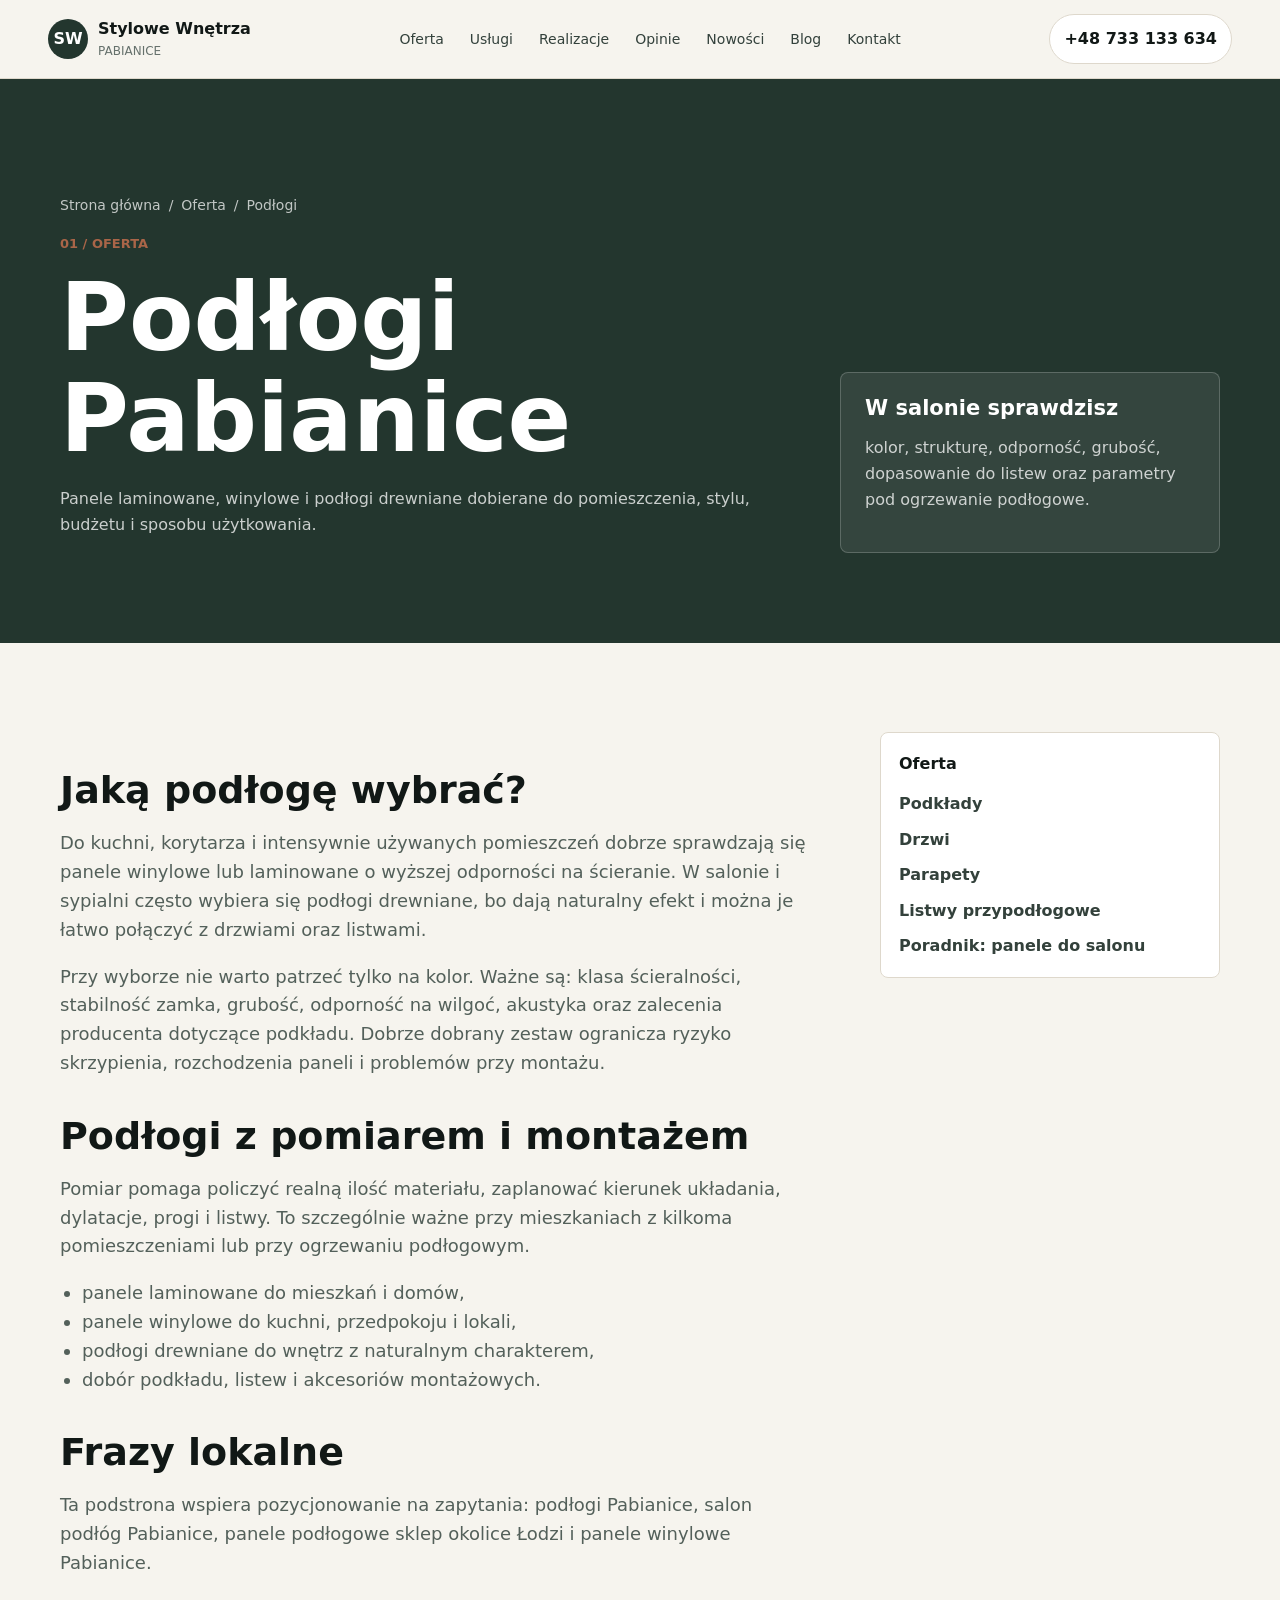
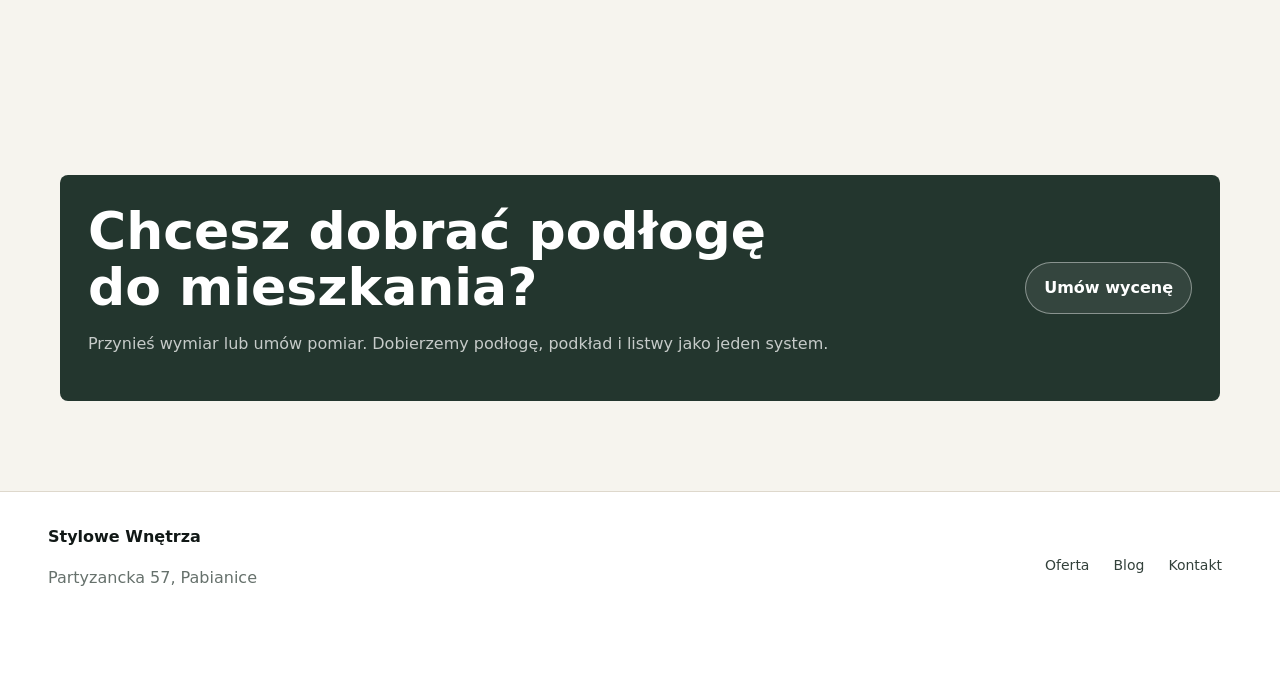
<file: oferta/podlogi.html>
<!doctype html>
<html lang="pl">
  <head>
    <meta charset="utf-8" />
    <meta name="viewport" content="width=device-width, initial-scale=1" />
    <title>Podłogi Pabianice | Panele, winyl, drewno - Stylowe Wnętrza</title>
    <meta name="description" content="Podłogi w Pabianicach: panele laminowane, winylowe i podłogi drewniane z doborem podkładu, pomiarem, transportem i montażem." />
    <link rel="canonical" href="https://stylowewnetrza.eu/oferta/podlogi.html" />
    <link rel="stylesheet" href="../styles.css?v=20260429-3" />
  </head>
  <body>
    <header class="site-header">
      <a class="brand" href="../index.html#top"><span class="brand-mark">SW</span><span><strong>Stylowe Wnętrza</strong><small>Pabianice</small></span></a>
      <nav class="main-nav" aria-label="Menu">
        <a href="../index.html#oferta">Oferta</a><a href="../index.html#uslugi">Usługi</a><a href="../index.html#realizacje">Realizacje</a><a href="../index.html#opinie">Opinie</a><a href="../index.html#nowosci">Nowości</a><a href="../index.html#blog">Blog</a><a href="../index.html#kontakt">Kontakt</a>
      </nav>
      <a class="header-call" href="tel:+48733133634">+48 733 133 634</a>
    </header>
    <main>
      <section class="subpage-hero">
        <div class="section">
          <div>
            <nav class="breadcrumb" aria-label="Breadcrumb"><a href="../index.html">Strona główna</a><span>/</span><a href="../index.html#oferta">Oferta</a><span>/</span><span>Podłogi</span></nav>
            <p class="kicker">01 / Oferta</p>
            <h1>Podłogi Pabianice</h1>
            <p>Panele laminowane, winylowe i podłogi drewniane dobierane do pomieszczenia, stylu, budżetu i sposobu użytkowania.</p>
          </div>
          <aside class="subpage-panel">
            <h3>W salonie sprawdzisz</h3>
            <p>kolor, strukturę, odporność, grubość, dopasowanie do listew oraz parametry pod ogrzewanie podłogowe.</p>
          </aside>
        </div>
      </section>
      <section class="section content-layout">
        <article class="article-body">
          <h2>Jaką podłogę wybrać?</h2>
          <p>Do kuchni, korytarza i intensywnie używanych pomieszczeń dobrze sprawdzają się panele winylowe lub laminowane o wyższej odporności na ścieranie. W salonie i sypialni często wybiera się podłogi drewniane, bo dają naturalny efekt i można je łatwo połączyć z drzwiami oraz listwami.</p>
          <p>Przy wyborze nie warto patrzeć tylko na kolor. Ważne są: klasa ścieralności, stabilność zamka, grubość, odporność na wilgoć, akustyka oraz zalecenia producenta dotyczące podkładu. Dobrze dobrany zestaw ogranicza ryzyko skrzypienia, rozchodzenia paneli i problemów przy montażu.</p>
          <h2>Podłogi z pomiarem i montażem</h2>
          <p>Pomiar pomaga policzyć realną ilość materiału, zaplanować kierunek układania, dylatacje, progi i listwy. To szczególnie ważne przy mieszkaniach z kilkoma pomieszczeniami lub przy ogrzewaniu podłogowym.</p>
          <ul>
            <li>panele laminowane do mieszkań i domów,</li>
            <li>panele winylowe do kuchni, przedpokoju i lokali,</li>
            <li>podłogi drewniane do wnętrz z naturalnym charakterem,</li>
            <li>dobór podkładu, listew i akcesoriów montażowych.</li>
          </ul>
          <h2>Frazy lokalne</h2>
          <p>Ta podstrona wspiera pozycjonowanie na zapytania: podłogi Pabianice, salon podłóg Pabianice, panele podłogowe sklep okolice Łodzi i panele winylowe Pabianice.</p>
        </article>
        <aside class="side-nav">
          <strong>Oferta</strong>
          <a href="podklady.html">Podkłady</a>
          <a href="drzwi.html">Drzwi</a>
          <a href="parapety.html">Parapety</a>
          <a href="listwy.html">Listwy przypodłogowe</a>
          <a href="../blog/jak-wybrac-panele-do-salonu.html">Poradnik: panele do salonu</a>
        </aside>
      </section>
      <section class="section"><div class="cta-band"><div><h2>Chcesz dobrać podłogę do mieszkania?</h2><p>Przynieś wymiar lub umów pomiar. Dobierzemy podłogę, podkład i listwy jako jeden system.</p></div><a class="btn ghost" href="../index.html#kontakt">Umów wycenę</a></div></section>
    </main>
    <footer class="site-footer"><div><strong>Stylowe Wnętrza</strong><p>Partyzancka 57, Pabianice</p></div><nav><a href="../index.html#oferta">Oferta</a><a href="../index.html#blog">Blog</a><a href="../index.html#kontakt">Kontakt</a></nav></footer>
    <a class="mobile-call" href="tel:+48733133634">Zadzwoń: +48 733 133 634</a><script src="../script.js?v=20260429-3"></script>
  </body>
</html>
</file>
<file: styles.css>
:root {
  --ink: #111816;
  --muted: #66716c;
  --paper: #f6f4ee;
  --white: #ffffff;
  --line: #ded8cc;
  --green: #23362e;
  --green-soft: #e8eee8;
  --clay: #a96548;
  --gold: #d8a93d;
  --shadow: 0 20px 55px rgba(17, 24, 22, 0.12);
  --radius: 8px;
}

* {
  box-sizing: border-box;
}

html {
  scroll-behavior: auto;
}

body {
  margin: 0;
  overflow-x: hidden;
  background: var(--paper);
  color: var(--ink);
  font-family:
    Inter, ui-sans-serif, system-ui, -apple-system, BlinkMacSystemFont, "Segoe UI", sans-serif;
  line-height: 1.6;
}

a {
  color: inherit;
}

p,
h1,
h2,
h3,
small,
strong,
span,
a {
  overflow-wrap: anywhere;
}

.site-header {
  position: sticky;
  top: 0;
  z-index: 50;
  display: grid;
  grid-template-columns: auto minmax(0, 1fr) auto;
  align-items: center;
  gap: 18px;
  padding: 14px clamp(16px, 4vw, 48px);
  background: rgba(246, 244, 238, 0.94);
  border-bottom: 1px solid var(--line);
  backdrop-filter: blur(18px);
}

.site-header.is-scrolled {
  box-shadow: 0 10px 32px rgba(17, 24, 22, 0.08);
}

.brand {
  display: inline-flex;
  align-items: center;
  gap: 10px;
  min-width: 190px;
  text-decoration: none;
}

.brand-mark {
  display: grid;
  flex: 0 0 auto;
  width: 40px;
  height: 40px;
  place-items: center;
  border-radius: 50%;
  background: var(--green);
  color: #fff;
  font-weight: 900;
}

.brand strong,
.brand small {
  display: block;
}

.brand small {
  color: var(--muted);
  font-size: 12px;
  text-transform: uppercase;
}

.main-nav {
  display: flex;
  min-width: 0;
  align-items: center;
  justify-content: center;
  gap: 6px;
}

.main-nav a,
.site-footer nav a {
  padding: 9px 10px;
  border-radius: 999px;
  color: #33413b;
  font-size: 14px;
  text-decoration: none;
  white-space: nowrap;
}

.main-nav a:hover,
.site-footer nav a:hover {
  background: #fff;
  color: var(--clay);
}

.header-call {
  justify-self: end;
  padding: 11px 14px;
  border: 1px solid var(--line);
  border-radius: 999px;
  background: #fff;
  font-weight: 800;
  text-decoration: none;
  white-space: nowrap;
}

.section {
  width: min(1160px, calc(100% - 36px));
  margin: 0 auto;
  padding: clamp(54px, 7vw, 92px) 0;
}

[id] {
  scroll-margin-top: 92px;
}

.section.compact {
  padding: 28px 0;
}

.section-dark {
  color: #fff;
}

.soft {
  width: 100%;
  max-width: none;
  padding-inline: max(18px, calc((100vw - 1160px) / 2));
  background: var(--green-soft);
}

.hero {
  position: relative;
  min-height: 680px;
  display: grid;
  align-items: end;
  isolation: isolate;
}

.hero-bg {
  position: absolute;
  inset: 0;
  z-index: -2;
  background: url("assets/showroom-hero.webp") center / cover no-repeat;
}

.hero::after {
  position: absolute;
  inset: 0;
  z-index: -1;
  content: "";
  background:
    linear-gradient(90deg, rgba(17, 24, 22, 0.9), rgba(17, 24, 22, 0.55) 45%, rgba(17, 24, 22, 0.14)),
    linear-gradient(180deg, rgba(17, 24, 22, 0.08), rgba(17, 24, 22, 0.42));
}

.hero-inner {
  display: grid;
  grid-template-columns: minmax(0, 720px) minmax(280px, 360px);
  gap: clamp(24px, 4vw, 60px);
  width: min(1160px, calc(100% - 36px));
  margin: 0 auto;
  padding: 120px 0 70px;
  align-items: end;
}

.hero-copy p {
  max-width: 670px;
  color: rgba(255, 255, 255, 0.82);
  font-size: clamp(17px, 2vw, 21px);
}

.kicker {
  margin: 0 0 12px;
  color: var(--clay);
  font-size: 13px;
  font-weight: 900;
  letter-spacing: 0;
  text-transform: uppercase;
}

.hero .kicker {
  color: #f1b88f;
}

h1,
h2,
h3 {
  margin: 0;
  line-height: 1.08;
}

h1 {
  max-width: 720px;
  font-size: clamp(48px, 8vw, 94px);
  letter-spacing: 0;
}

h2 {
  max-width: 760px;
  font-size: clamp(30px, 4.2vw, 52px);
  letter-spacing: 0;
}

h3 {
  font-size: 21px;
}

.hero-actions {
  display: flex;
  flex-wrap: wrap;
  gap: 12px;
  margin-top: 28px;
}

.btn {
  display: inline-flex;
  min-height: 48px;
  align-items: center;
  justify-content: center;
  padding: 12px 18px;
  border: 1px solid transparent;
  border-radius: 999px;
  font: inherit;
  font-weight: 900;
  text-decoration: none;
  cursor: pointer;
}

.btn.primary {
  background: var(--green);
  color: #fff;
}

.btn.ghost {
  border-color: rgba(255, 255, 255, 0.42);
  background: rgba(255, 255, 255, 0.08);
  color: #fff;
}

.hero-card {
  display: grid;
  gap: 1px;
  overflow: hidden;
  border: 1px solid rgba(255, 255, 255, 0.22);
  border-radius: var(--radius);
  background: rgba(255, 255, 255, 0.12);
  backdrop-filter: blur(18px);
}

.hero-card div {
  padding: 20px;
  background: rgba(255, 255, 255, 0.08);
}

.hero-card span,
.hero-card small {
  display: block;
  color: rgba(255, 255, 255, 0.7);
}

.hero-card strong {
  display: block;
  margin: 4px 0;
  font-size: 22px;
}

.feature-line {
  display: flex;
  flex-wrap: wrap;
  gap: 10px;
}

.feature-line span,
.check-grid span,
.brand-list span {
  border: 1px solid var(--line);
  border-radius: 999px;
  background: #fff;
  padding: 9px 13px;
  color: #33413b;
  font-weight: 800;
}

.proof-band {
  width: 100%;
  background: var(--green);
  color: #fff;
}

.proof-inner {
  display: grid;
  gap: 28px;
  padding-top: clamp(42px, 5vw, 64px);
  padding-bottom: clamp(42px, 5vw, 64px);
}

.proof-copy h2 {
  max-width: 740px;
  font-size: clamp(28px, 3.5vw, 44px);
}

.proof-copy .kicker {
  color: #f1b88f;
}

.proof-stats {
  display: grid;
  grid-template-columns: repeat(4, minmax(0, 1fr));
  gap: 14px;
}

.proof-stats article {
  display: grid;
  min-height: 138px;
  align-content: center;
  gap: 8px;
  padding: 20px;
  border: 1px solid rgba(255, 255, 255, 0.18);
  border-radius: var(--radius);
  background: rgba(255, 255, 255, 0.08);
}

.proof-stats strong {
  color: #fff;
  font-size: clamp(34px, 3.7vw, 54px);
  line-height: 1;
  white-space: nowrap;
}

.proof-stats span {
  color: rgba(255, 255, 255, 0.74);
  font-size: 15px;
  font-weight: 900;
}

.section-head {
  display: grid;
  max-width: 800px;
  gap: 12px;
  margin-bottom: 30px;
}

.section-head p:not(.kicker),
.card p,
.timeline p,
.project-card p,
.review-list blockquote,
.news-grid p,
.blog-card p,
.local-seo p,
.faq p,
.contact-list,
.site-footer p {
  color: var(--muted);
}

.cards,
.product-grid,
.news-grid,
.blog-grid,
.check-grid,
.faq-grid {
  display: grid;
  gap: 14px;
}

.product-grid {
  grid-template-columns: repeat(5, minmax(0, 1fr));
}

.card,
.project-card,
.rating-card,
.review-list,
.news-grid article,
.blog-card,
.local-seo aside,
.contact-form,
.faq details {
  border: 1px solid var(--line);
  border-radius: var(--radius);
  background: rgba(255, 255, 255, 0.78);
  box-shadow: 0 10px 30px rgba(17, 24, 22, 0.05);
}

.card,
.news-grid article,
.blog-card,
.rating-card,
.review-list,
.local-seo aside,
.contact-form,
.faq details {
  padding: 22px;
}

.card {
  min-height: 260px;
  display: flex;
  flex-direction: column;
  overflow: hidden;
}

.card-visual {
  min-height: 132px;
  margin: -22px -22px 22px;
  border-bottom: 1px solid var(--line);
  background-position: center;
  background-size: cover;
  background-repeat: no-repeat;
}

.visual-floor {
  background-image:
    linear-gradient(180deg, rgba(17, 24, 22, 0.05), rgba(17, 24, 22, 0.18)),
    url("assets/product-floors.webp");
}

.visual-underlay {
  background-image:
    linear-gradient(180deg, rgba(17, 24, 22, 0.05), rgba(17, 24, 22, 0.18)),
    url("assets/product-underlays.webp");
}

.visual-door {
  background-image:
    linear-gradient(180deg, rgba(17, 24, 22, 0.05), rgba(17, 24, 22, 0.18)),
    url("assets/product-doors.webp");
}

.visual-sill {
  background-image:
    linear-gradient(180deg, rgba(17, 24, 22, 0.05), rgba(17, 24, 22, 0.18)),
    url("assets/product-sills.webp");
}

.visual-skirting {
  background-image:
    linear-gradient(180deg, rgba(17, 24, 22, 0.05), rgba(17, 24, 22, 0.18)),
    url("assets/product-skirting.webp");
}

.card a,
.blog-card a {
  margin-top: auto;
  color: var(--clay);
  font-weight: 900;
  text-decoration: none;
}

.calculator-section {
  border-top: 1px solid var(--line);
}

.calculator {
  display: grid;
  grid-template-columns: minmax(0, 1fr) minmax(280px, 420px);
  gap: 14px;
}

.calculator-form,
.calculator-results {
  border: 1px solid var(--line);
  border-radius: var(--radius);
  background: rgba(255, 255, 255, 0.78);
  box-shadow: 0 10px 30px rgba(17, 24, 22, 0.05);
}

.calculator-form {
  display: grid;
  grid-template-columns: repeat(2, minmax(0, 1fr));
  gap: 14px;
  padding: 22px;
}

.calculator-results {
  display: grid;
  gap: 12px;
  padding: 22px;
  background: var(--green);
  color: #fff;
}

.calculator-results div {
  display: grid;
  gap: 2px;
  padding-bottom: 12px;
  border-bottom: 1px solid rgba(255, 255, 255, 0.16);
}

.calculator-results span {
  color: rgba(255, 255, 255, 0.72);
  font-size: 14px;
}

.calculator-results strong {
  font-size: clamp(28px, 4vw, 42px);
  line-height: 1.05;
}

.calculator-results p {
  margin: 4px 0 0;
  color: rgba(255, 255, 255, 0.76);
}

.timeline {
  display: grid;
  grid-template-columns: repeat(3, minmax(0, 1fr));
  gap: 14px;
}

.timeline article {
  padding: 24px;
  border-radius: var(--radius);
  background: #fff;
}

.timeline span {
  display: inline-grid;
  width: 36px;
  height: 36px;
  margin-bottom: 28px;
  place-items: center;
  border-radius: 50%;
  background: var(--green);
  color: #fff;
  font-weight: 900;
}

.projects {
  display: grid;
  grid-template-columns: repeat(3, minmax(0, 1fr));
  gap: 14px;
}

.project-card {
  overflow: hidden;
}

.project-card div:not(.project-photo) {
  padding: 20px;
}

.project-photo {
  min-height: 220px;
  background: url("assets/showroom-hero.webp") center / cover no-repeat;
}

.photo-one {
  background-position: 68% 52%;
}

.photo-two {
  background-position: 54% 58%;
}

.photo-three {
  background-position: 75% 42%;
}

.reviews {
  display: grid;
  grid-template-columns: minmax(0, 0.9fr) minmax(320px, 1.1fr);
  gap: clamp(24px, 5vw, 64px);
  align-items: start;
}

.review-layout {
  display: grid;
  gap: 14px;
}

.rating-card {
  background: var(--green);
  color: #fff;
}

.rating-card strong {
  display: block;
  font-size: clamp(44px, 8vw, 76px);
  line-height: 1;
}

.rating-card p {
  color: rgba(255, 255, 255, 0.72);
}

.stars {
  color: var(--gold);
  font-size: 24px;
}

.review-list {
  display: grid;
  gap: 10px;
}

.review-list blockquote {
  margin: 0;
  padding-left: 14px;
  border-left: 3px solid var(--clay);
}

.news-grid {
  grid-template-columns: repeat(3, minmax(0, 1fr));
}

time,
.blog-card span {
  color: var(--clay);
  font-size: 13px;
  font-weight: 900;
  text-transform: uppercase;
}

.blog-grid {
  grid-template-columns: repeat(3, minmax(0, 1fr));
}

.seo-plan {
  border-top: 1px solid var(--line);
  border-bottom: 1px solid var(--line);
}

.check-grid {
  grid-template-columns: repeat(4, minmax(0, 1fr));
}

.check-grid span {
  border-radius: var(--radius);
}

.check-grid span::before {
  content: "✓ ";
  color: var(--clay);
}

.local-seo {
  display: grid;
  grid-template-columns: minmax(0, 1fr) minmax(280px, 380px);
  gap: clamp(24px, 5vw, 64px);
}

.brand-list {
  display: flex;
  flex-wrap: wrap;
  gap: 10px;
  margin-top: 16px;
}

.faq-grid {
  grid-template-columns: repeat(2, minmax(0, 1fr));
}

.faq summary {
  font-weight: 900;
  cursor: pointer;
}

.contact {
  display: grid;
  grid-template-columns: minmax(0, 1fr) minmax(320px, 460px);
  gap: clamp(24px, 5vw, 64px);
}

.contact-list a {
  color: var(--clay);
  font-weight: 900;
}

iframe {
  width: 100%;
  height: 300px;
  border: 0;
  border-radius: var(--radius);
  filter: saturate(0.88);
}

.contact-form {
  display: grid;
  gap: 14px;
  background: #fff;
}

label {
  display: grid;
  gap: 7px;
  font-weight: 900;
}

input,
select,
textarea {
  width: 100%;
  min-height: 48px;
  border: 1px solid var(--line);
  border-radius: var(--radius);
  padding: 12px 14px;
  background: #fff;
  color: var(--ink);
  font: inherit;
}

textarea {
  resize: vertical;
}

.site-footer {
  display: flex;
  align-items: center;
  justify-content: space-between;
  gap: 18px;
  padding: 32px clamp(18px, 4vw, 48px) 92px;
  border-top: 1px solid var(--line);
  background: #fff;
}

.site-footer nav {
  display: flex;
  flex-wrap: wrap;
  gap: 4px;
}

.subpage-hero {
  background: var(--green);
  color: #fff;
}

.subpage-hero .section {
  display: grid;
  grid-template-columns: minmax(0, 1fr) minmax(280px, 380px);
  gap: clamp(24px, 5vw, 64px);
  align-items: end;
  padding-top: clamp(70px, 9vw, 118px);
}

.subpage-hero p:not(.kicker),
.subpage-panel p {
  color: rgba(255, 255, 255, 0.76);
}

.breadcrumb {
  display: flex;
  flex-wrap: wrap;
  gap: 8px;
  margin-bottom: 18px;
  color: rgba(255, 255, 255, 0.72);
  font-size: 14px;
}

.breadcrumb a {
  text-decoration: none;
}

.breadcrumb a:hover {
  color: #fff;
}

.subpage-panel {
  padding: 24px;
  border: 1px solid rgba(255, 255, 255, 0.2);
  border-radius: var(--radius);
  background: rgba(255, 255, 255, 0.08);
}

.content-layout {
  display: grid;
  grid-template-columns: minmax(0, 1fr) minmax(260px, 340px);
  gap: clamp(28px, 5vw, 70px);
  align-items: start;
}

.article-body {
  max-width: 820px;
}

.article-body h2 {
  margin-top: 38px;
  font-size: clamp(26px, 3vw, 38px);
}

.article-body h3 {
  margin-top: 28px;
}

.article-body p,
.article-body li {
  color: #53605a;
  font-size: 18px;
}

.article-body ul,
.article-body ol {
  padding-left: 22px;
}

.side-nav {
  position: sticky;
  top: 110px;
  display: grid;
  gap: 10px;
  padding: 18px;
  border: 1px solid var(--line);
  border-radius: var(--radius);
  background: #fff;
}

.side-nav strong {
  margin-bottom: 4px;
}

.side-nav a {
  color: #33413b;
  font-weight: 800;
  text-decoration: none;
}

.side-nav a:hover {
  color: var(--clay);
}

.cta-band {
  display: grid;
  grid-template-columns: minmax(0, 1fr) auto;
  gap: 18px;
  align-items: center;
  padding: 28px;
  border-radius: var(--radius);
  background: var(--green);
  color: #fff;
}

.cta-band p {
  color: rgba(255, 255, 255, 0.74);
}

.mobile-call {
  display: none;
}

@media (max-width: 1120px) {
  .site-header {
    grid-template-columns: 1fr auto;
  }

  .main-nav {
    grid-column: 1 / -1;
    justify-content: flex-start;
    overflow-x: auto;
    padding-bottom: 2px;
    scrollbar-width: none;
  }

  .main-nav::-webkit-scrollbar {
    display: none;
  }

  .hero-inner,
  .reviews,
  .local-seo,
  .contact,
  .subpage-hero .section,
  .content-layout,
  .cta-band,
  .calculator {
    grid-template-columns: 1fr;
  }

  .product-grid,
  .check-grid {
    grid-template-columns: repeat(2, minmax(0, 1fr));
  }

  .proof-stats {
    grid-template-columns: repeat(2, minmax(0, 1fr));
  }
}

@media (max-width: 760px) {
  .site-header {
    padding: 12px 14px;
    gap: 10px;
  }

  .brand {
    min-width: 0;
  }

  .brand strong {
    font-size: 15px;
  }

  .header-call {
    display: none;
  }

  .main-nav {
    margin-inline: -4px;
    flex-wrap: wrap;
    overflow: visible;
  }

  .main-nav a {
    background: #fff;
  }

  .hero {
    min-height: 720px;
  }

  .hero::after {
    background:
      linear-gradient(180deg, rgba(17, 24, 22, 0.9), rgba(17, 24, 22, 0.64) 54%, rgba(17, 24, 22, 0.42)),
      linear-gradient(90deg, rgba(17, 24, 22, 0.54), rgba(17, 24, 22, 0.18));
  }

  .hero-inner {
    width: min(100% - 28px, 1160px);
    padding: 62px 0 78px;
  }

  .hero-actions .btn {
    width: 100%;
  }

  .section {
    width: min(100% - 28px, 1160px);
    padding: 50px 0;
  }

  [id] {
    scroll-margin-top: 174px;
  }

  .soft {
    width: 100%;
    padding-inline: 14px;
  }

  .product-grid,
  .timeline,
  .projects,
  .news-grid,
  .blog-grid,
  .check-grid,
  .faq-grid,
  .calculator-form {
    grid-template-columns: 1fr;
  }

  .proof-stats {
    grid-template-columns: 1fr;
  }

  .proof-stats article {
    min-height: 112px;
  }

  .card {
    min-height: 0;
  }

  .side-nav {
    position: static;
  }

  .site-footer {
    display: block;
  }

  .mobile-call {
    position: fixed;
    left: 14px;
    right: 14px;
    bottom: 14px;
    z-index: 60;
    display: none;
    min-height: 52px;
    place-items: center;
    border-radius: 999px;
    background: var(--green);
    color: #fff;
    font-weight: 900;
    text-decoration: none;
    box-shadow: var(--shadow);
  }

  .mobile-call.is-visible {
    display: grid;
  }
}
</file>
